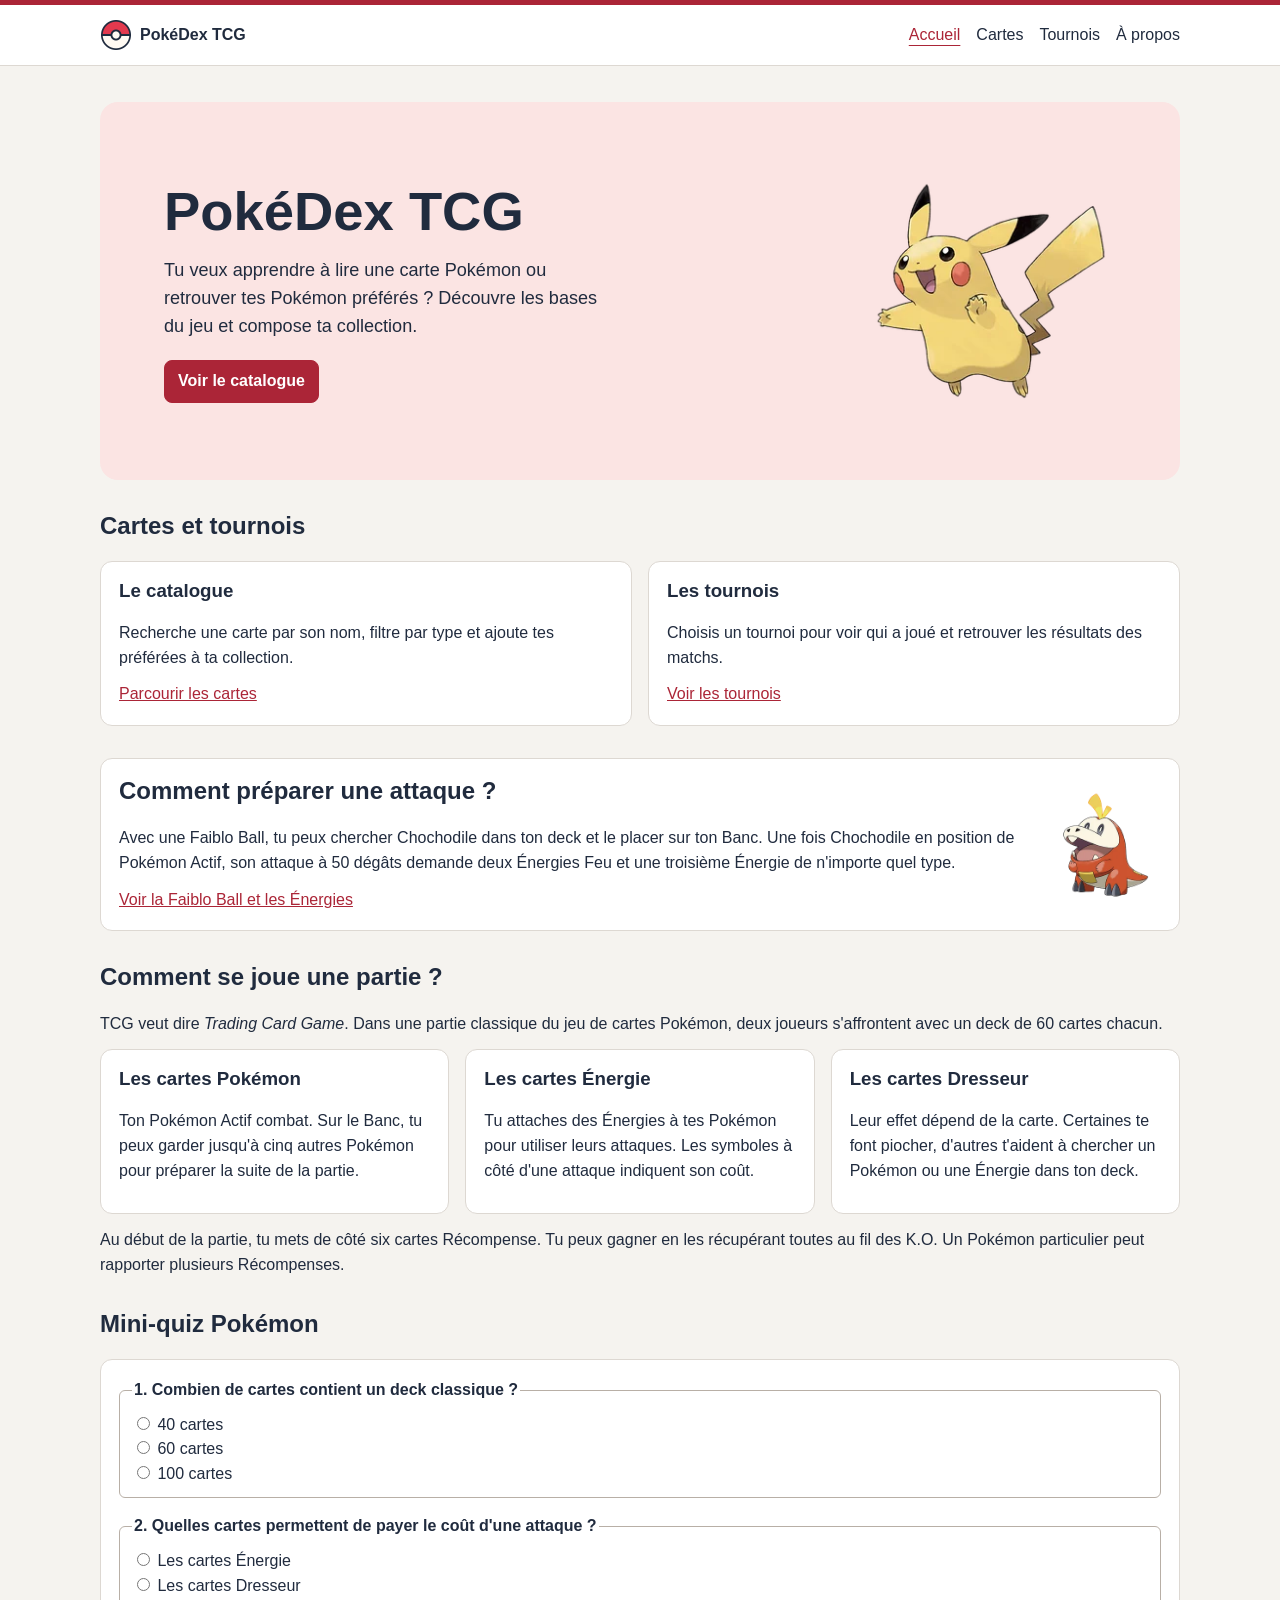
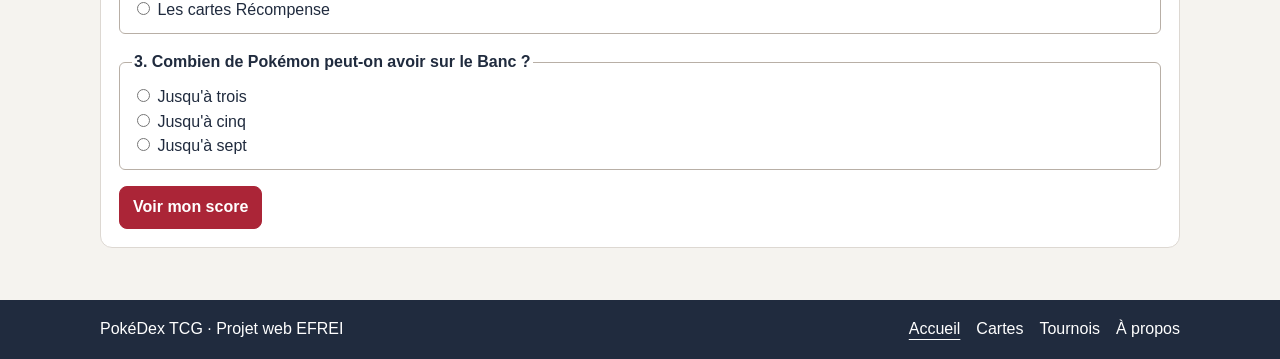
<file: index.html>
<!DOCTYPE html>
<html lang="fr">
<head>
    <meta charset="utf-8">
    <meta name="viewport" content="width=device-width, initial-scale=1">
    <title>Accueil | PokéDex TCG</title>
    <link rel="icon" href="img/pokeball.png">
    <link rel="stylesheet" href="css/style.css">
    <script src="js/quiz.js" defer></script>
</head>
<body>
    <header class="header">
        <div class="conteneur barre">
            <a class="logo" href="index.html"><img src="img/pokeball.png" width="32" height="32" alt="">PokéDex TCG</a>
            <nav aria-label="Navigation principale">
                <a href="index.html" aria-current="page">Accueil</a>
                <a href="cartes.html">Cartes</a>
                <a href="tournois.html">Tournois</a>
                <a href="apropos.html">À propos</a>
            </nav>
        </div>
    </header>
    <main class="conteneur">
        <section class="hero">
            <div>
                <h1>PokéDex TCG</h1>
                <p>Tu veux apprendre à lire une carte Pokémon ou retrouver tes Pokémon préférés ? Découvre les bases du jeu et compose ta collection.</p>
                <a class="bouton" href="cartes.html">Voir le catalogue</a>
            </div>
            <img src="img/pokemon/25.webp" width="256" height="256" alt="Pikachu">
        </section>
        <section class="section">
            <h2>Cartes et tournois</h2>
            <div class="grille accueil">
                <article class="panneau">
                    <h3>Le catalogue</h3>
                    <p>Recherche une carte par son nom, filtre par type et ajoute tes préférées à ta collection.</p>
                    <a href="cartes.html">Parcourir les cartes</a>
                </article>
                <article class="panneau">
                    <h3>Les tournois</h3>
                    <p>Choisis un tournoi pour voir qui a joué et retrouver les résultats des matchs.</p>
                    <a href="tournois.html">Voir les tournois</a>
                </article>
            </div>
        </section>
        <section class="section panneau accueil-paldea">
            <div>
                <h2>Comment préparer une attaque ?</h2>
                <p>Avec une Faiblo Ball, tu peux chercher Chochodile dans ton deck et le placer sur ton Banc. Une fois Chochodile en position de Pokémon Actif, son attaque à 50 dégâts demande deux Énergies Feu et une troisième Énergie de n'importe quel type.</p>
                <a href="cartes.html#dresseurs-energies">Voir la Faiblo Ball et les Énergies</a>
            </div>
            <img src="img/pokemon/909.webp" width="256" height="256" alt="Chochodile">
        </section>
        <section class="section">
            <h2>Comment se joue une partie ?</h2>
            <p>TCG veut dire <em>Trading Card Game</em>. Dans une partie classique du jeu de cartes Pokémon, deux joueurs s'affrontent avec un deck de 60 cartes chacun.</p>
            <div class="grille">
                <article class="panneau">
                    <h3>Les cartes Pokémon</h3>
                    <p>Ton Pokémon Actif combat. Sur le Banc, tu peux garder jusqu'à cinq autres Pokémon pour préparer la suite de la partie.</p>
                </article>
                <article class="panneau">
                    <h3>Les cartes Énergie</h3>
                    <p>Tu attaches des Énergies à tes Pokémon pour utiliser leurs attaques. Les symboles à côté d'une attaque indiquent son coût.</p>
                </article>
                <article class="panneau">
                    <h3>Les cartes Dresseur</h3>
                    <p>Leur effet dépend de la carte. Certaines te font piocher, d'autres t'aident à chercher un Pokémon ou une Énergie dans ton deck.</p>
                </article>
            </div>
            <p class="suite">Au début de la partie, tu mets de côté six cartes Récompense. Tu peux gagner en les récupérant toutes au fil des K.O. Un Pokémon particulier peut rapporter plusieurs Récompenses.</p>
        </section>

        <section class="section" id="quiz">
            <h2>Mini-quiz Pokémon</h2>
            <form id="quiz-pokemon" class="panneau" hidden>
                <fieldset>
                    <legend>1. Combien de cartes contient un deck classique ?</legend>
                    <label><input type="radio" name="q1" value="40" required> 40 cartes</label>
                    <label><input type="radio" name="q1" value="60"> 60 cartes</label>
                    <label><input type="radio" name="q1" value="100"> 100 cartes</label>
                </fieldset>
                <fieldset>
                    <legend>2. Quelles cartes permettent de payer le coût d'une attaque ?</legend>
                    <label><input type="radio" name="q2" value="energie" required> Les cartes Énergie</label>
                    <label><input type="radio" name="q2" value="dresseur"> Les cartes Dresseur</label>
                    <label><input type="radio" name="q2" value="recompense"> Les cartes Récompense</label>
                </fieldset>
                <fieldset>
                    <legend>3. Combien de Pokémon peut-on avoir sur le Banc ?</legend>
                    <label><input type="radio" name="q3" value="3" required> Jusqu'à trois</label>
                    <label><input type="radio" name="q3" value="5"> Jusqu'à cinq</label>
                    <label><input type="radio" name="q3" value="7"> Jusqu'à sept</label>
                </fieldset>
                <button type="submit">Voir mon score</button>
                <p id="score-quiz" role="status"></p>
                <p id="correction-quiz" hidden>Les réponses étaient 60 cartes, les cartes Énergie et jusqu'à cinq Pokémon sur le Banc.</p>
            </form>
            <noscript><p>Active JavaScript pour répondre au quiz.</p></noscript>
        </section>
    </main>
    <footer class="footer">
        <div class="conteneur barre">
            <p>PokéDex TCG · Projet web EFREI</p>
            <nav aria-label="Navigation de pied de page">
                <a href="index.html" aria-current="page">Accueil</a>
                <a href="cartes.html">Cartes</a>
                <a href="tournois.html">Tournois</a>
                <a href="apropos.html">À propos</a>
            </nav>
        </div>
    </footer>
</body>
</html>
</file>
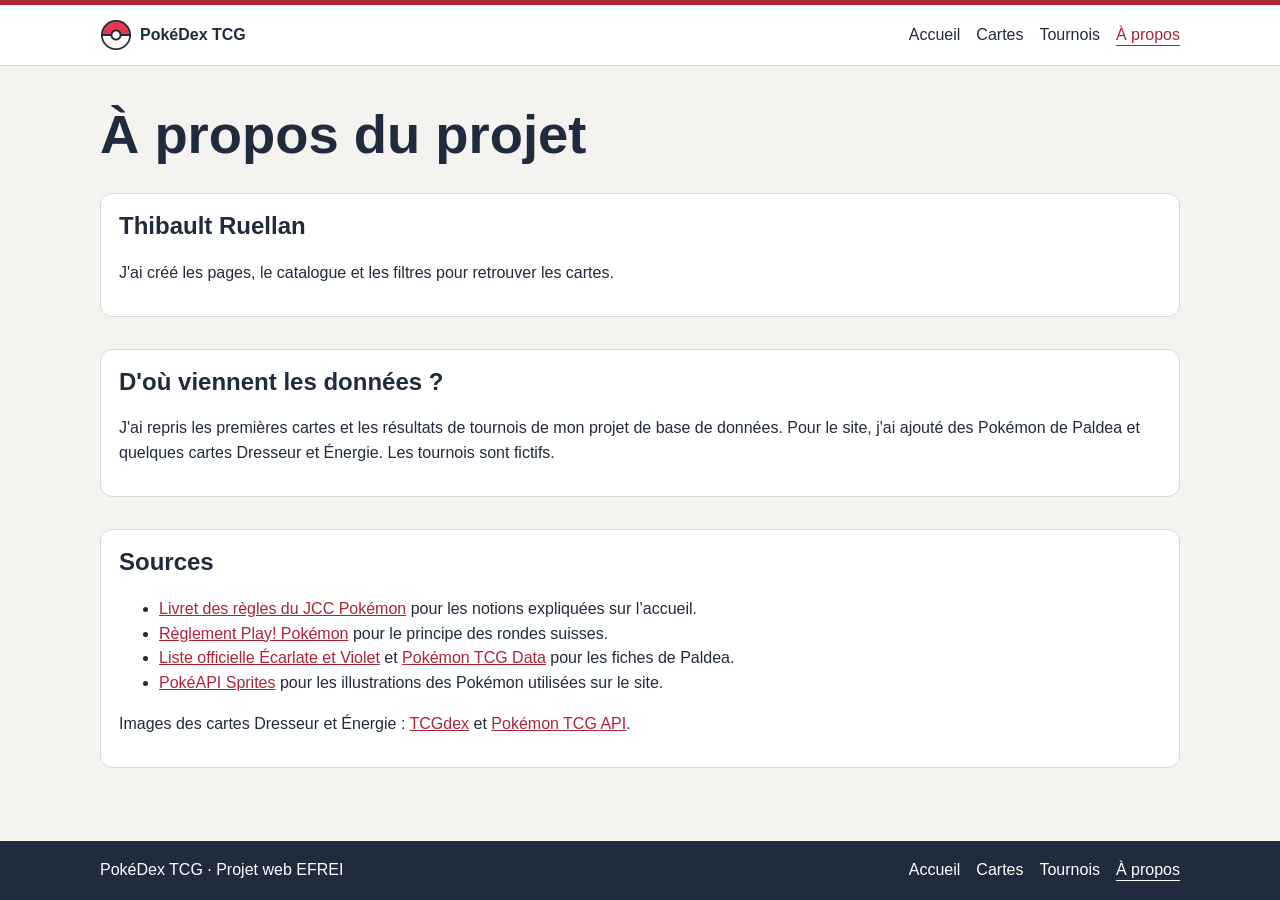
<file: apropos.html>
<!DOCTYPE html>
<html lang="fr">
<head>
    <meta charset="utf-8">
    <meta name="viewport" content="width=device-width, initial-scale=1">
    <title>À propos | PokéDex TCG</title>
    <link rel="icon" href="img/pokeball.png">
    <link rel="stylesheet" href="css/style.css">
</head>
<body>
    <header class="header">
        <div class="conteneur barre">
            <a class="logo" href="index.html"><img src="img/pokeball.png" width="32" height="32" alt="">PokéDex TCG</a>
            <nav aria-label="Navigation principale">
                <a href="index.html">Accueil</a>
                <a href="cartes.html">Cartes</a>
                <a href="tournois.html">Tournois</a>
                <a href="apropos.html" aria-current="page">À propos</a>
            </nav>
        </div>
    </header>
    <main class="conteneur">
        <section class="introduction">
            <h1>À propos du projet</h1>
        </section>
        <section class="panneau">
            <h2>Thibault Ruellan</h2>
            <p>J'ai créé les pages, le catalogue et les filtres pour retrouver les cartes.</p>
        </section>
        <section class="panneau section">
            <h2>D'où viennent les données&nbsp;?</h2>
            <p>J'ai repris les premières cartes et les résultats de tournois de mon projet de base de données. Pour le site, j'ai ajouté des Pokémon de Paldea et quelques cartes Dresseur et Énergie. Les tournois sont fictifs.</p>
        </section>
        <section class="panneau section">
            <h2>Sources</h2>
            <ul>
                <li><a href="https://assets.pokemon.com/assets/cms2-fr-fr/pdf/trading-card-game/rulebook/swsh6_rulebook_fr.pdf">Livret des règles du JCC Pokémon</a> pour les notions expliquées sur l’accueil.</li>
                <li><a href="https://www.pokemon.com/static-assets/content-assets/cms2/pdf/play-pokemon/rules/play-pokemon-tournament-rules-handbook-10062023-en.pdf">Règlement Play! Pokémon</a> pour le principe des rondes suisses.</li>
                <li><a href="https://assets.pokemon.com/assets/cms2-en-uk/pdf/trading-card-game/checklist/svi_web_cardlist_en.pdf">Liste officielle Écarlate et Violet</a> et <a href="https://github.com/PokemonTCG/pokemon-tcg-data">Pokémon TCG Data</a> pour les fiches de Paldea.</li>
                <li><a href="https://github.com/PokeAPI/sprites">PokéAPI Sprites</a> pour les illustrations des Pokémon utilisées sur le site.</li>
            </ul>
            <p>Images des cartes Dresseur et Énergie : <a href="https://www.tcgdex.net/">TCGdex</a> et <a href="https://pokemontcg.io/">Pokémon TCG API</a>.</p>
        </section>
    </main>
    <footer class="footer">
        <div class="conteneur barre">
            <p>PokéDex TCG · Projet web EFREI</p>
            <nav aria-label="Navigation de pied de page">
                <a href="index.html">Accueil</a>
                <a href="cartes.html">Cartes</a>
                <a href="tournois.html">Tournois</a>
                <a href="apropos.html" aria-current="page">À propos</a>
            </nav>
        </div>
    </footer>
</body>
</html>
</file>
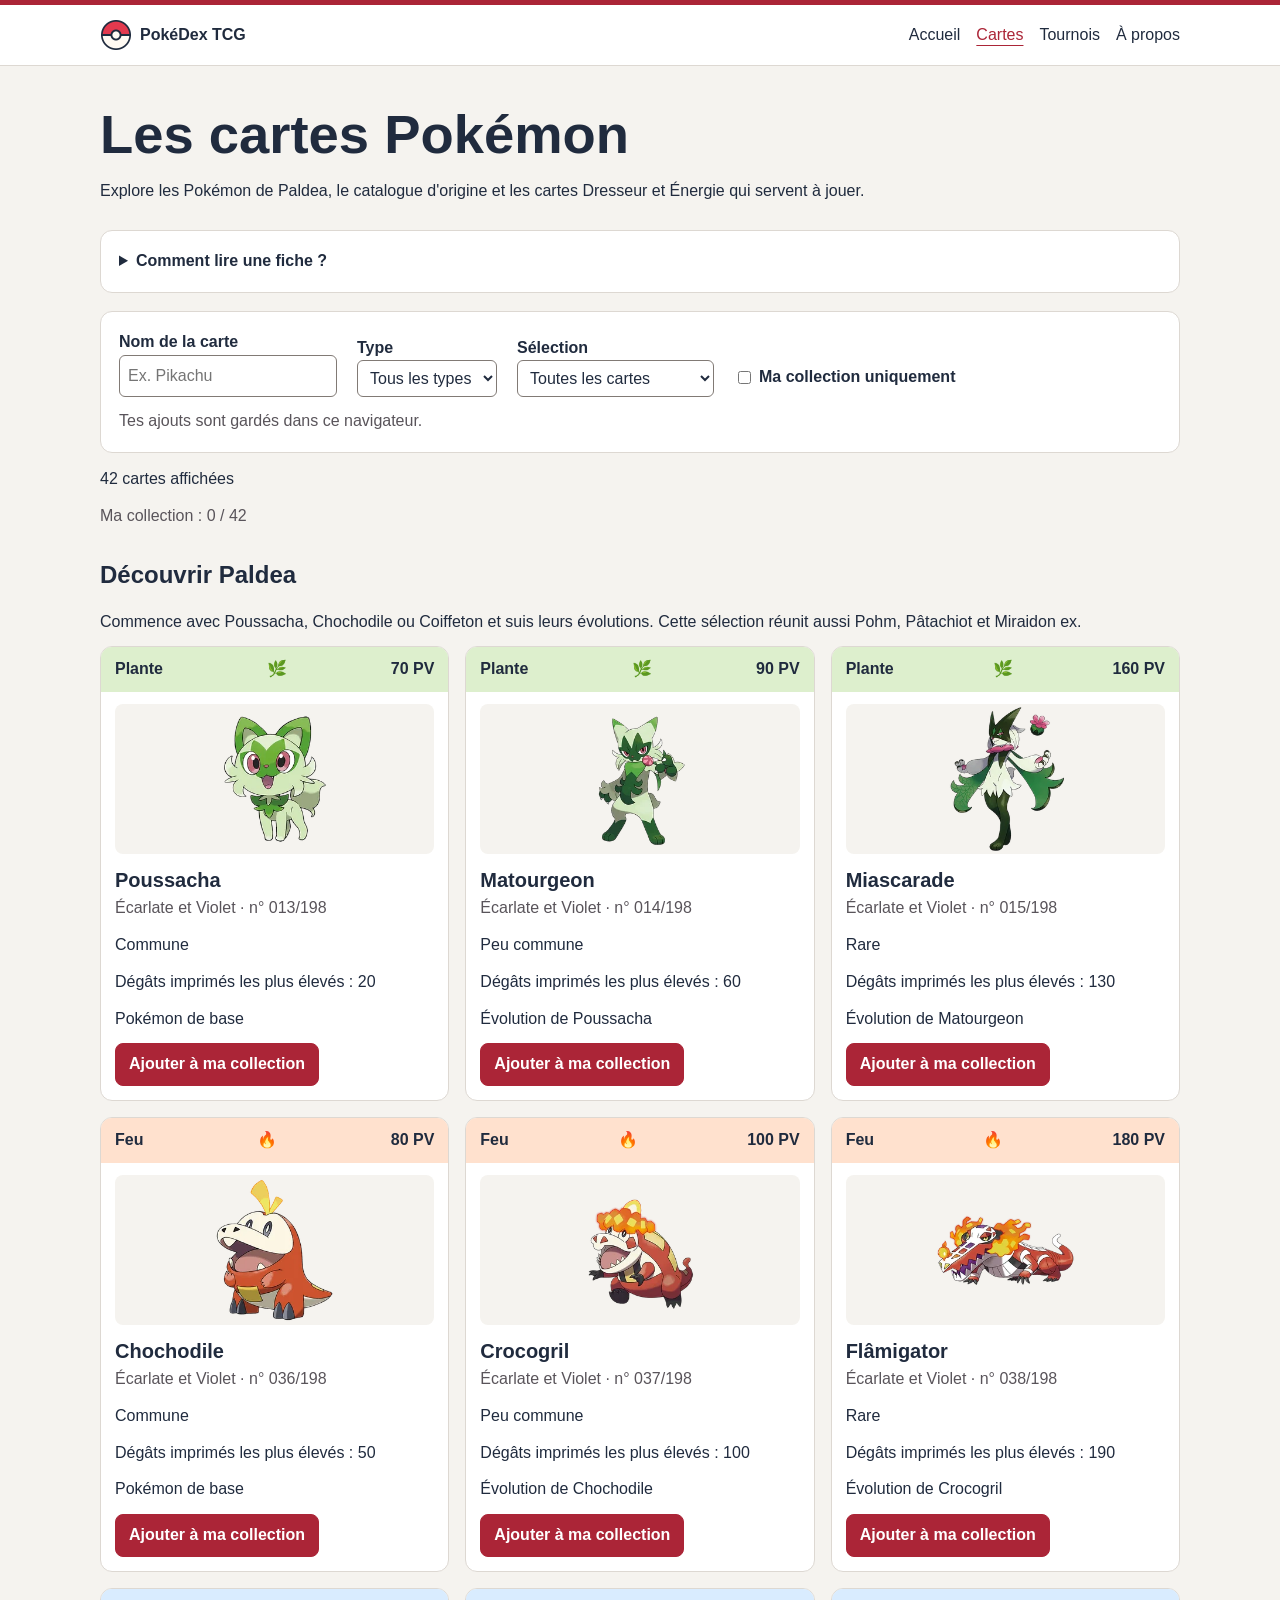
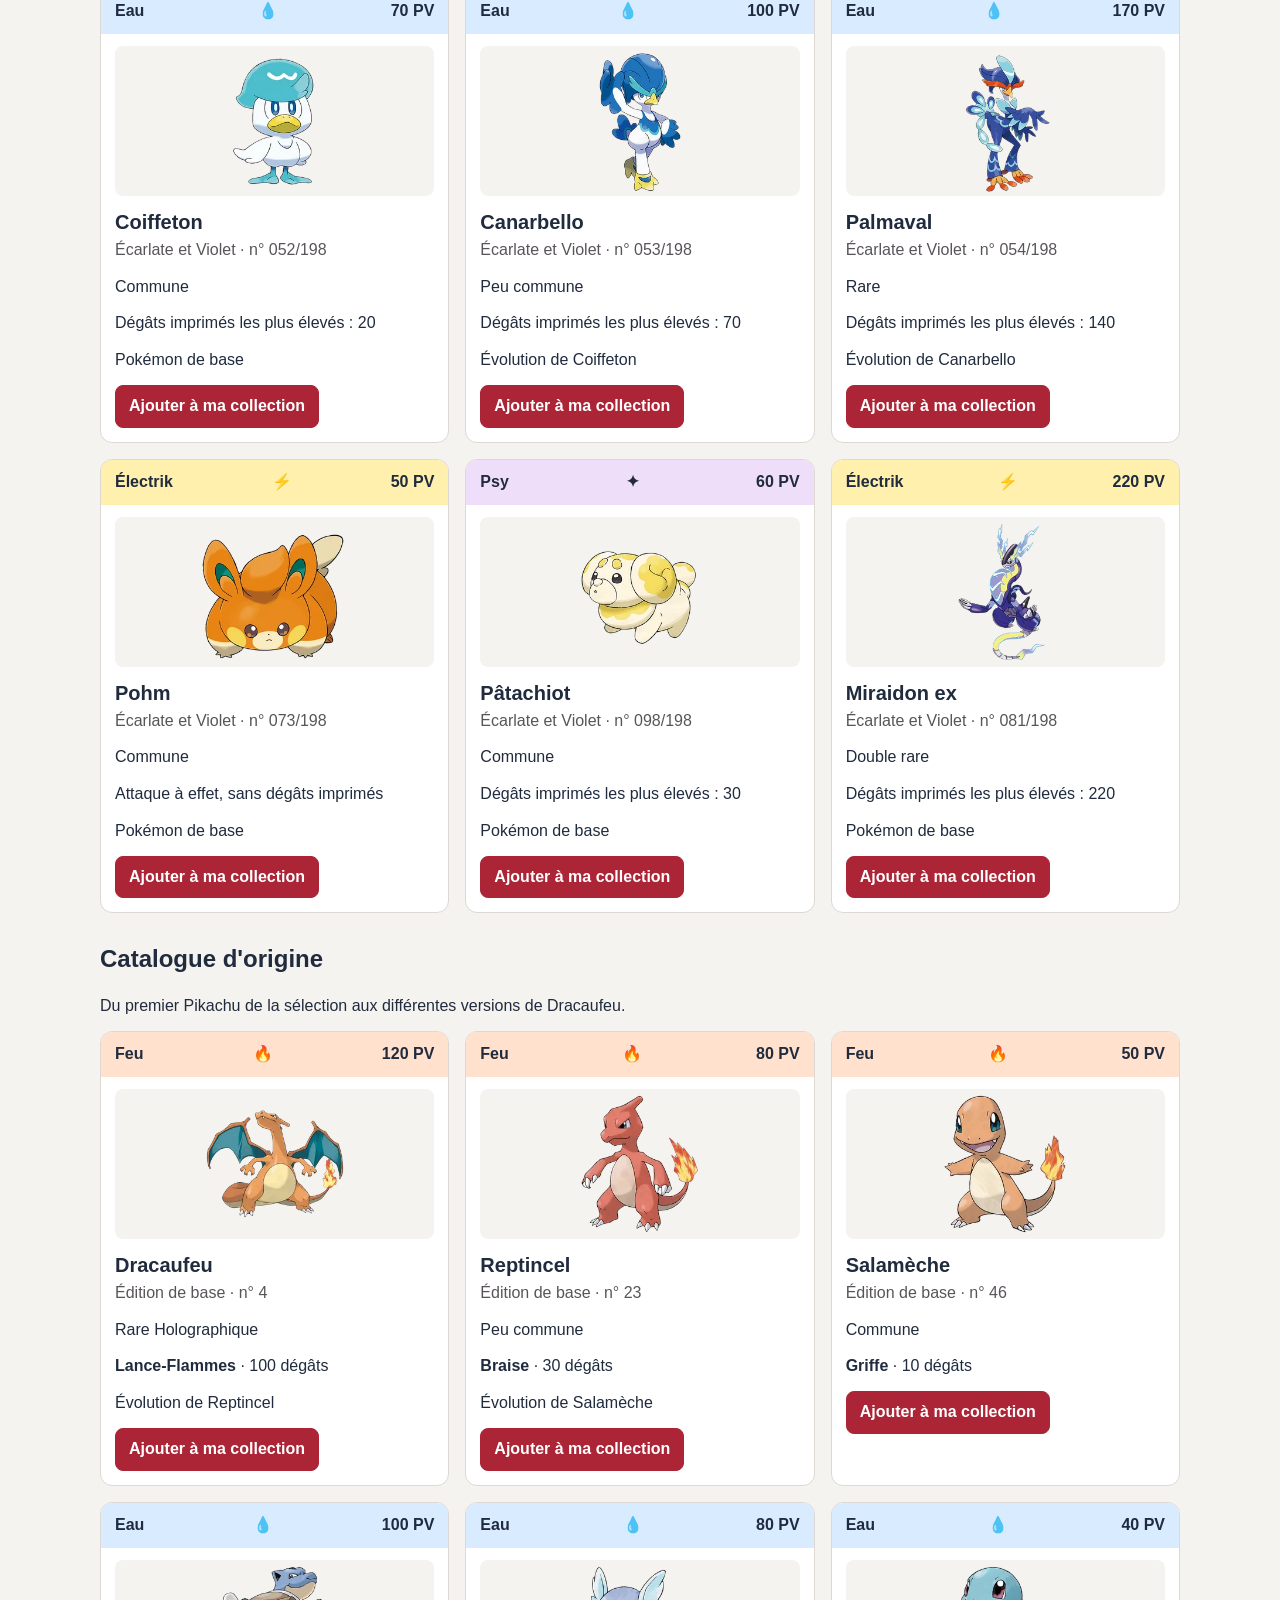
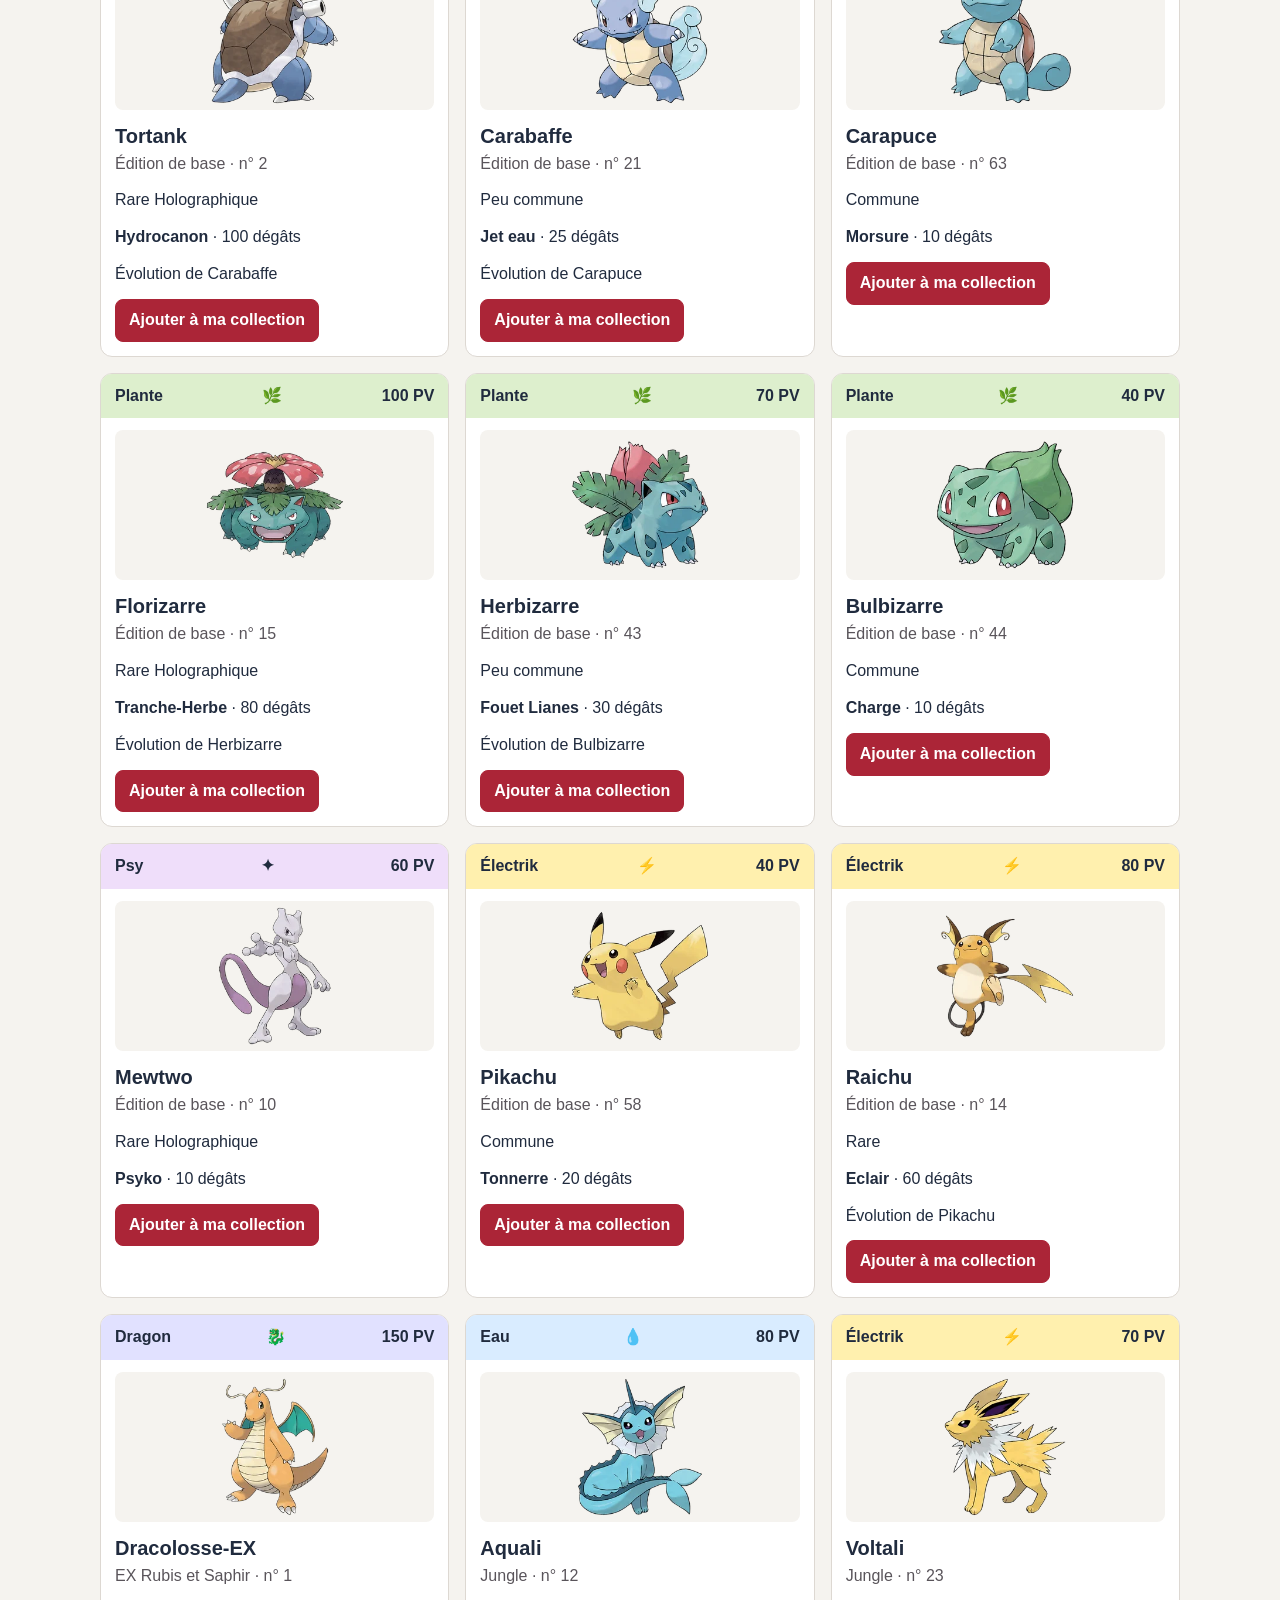
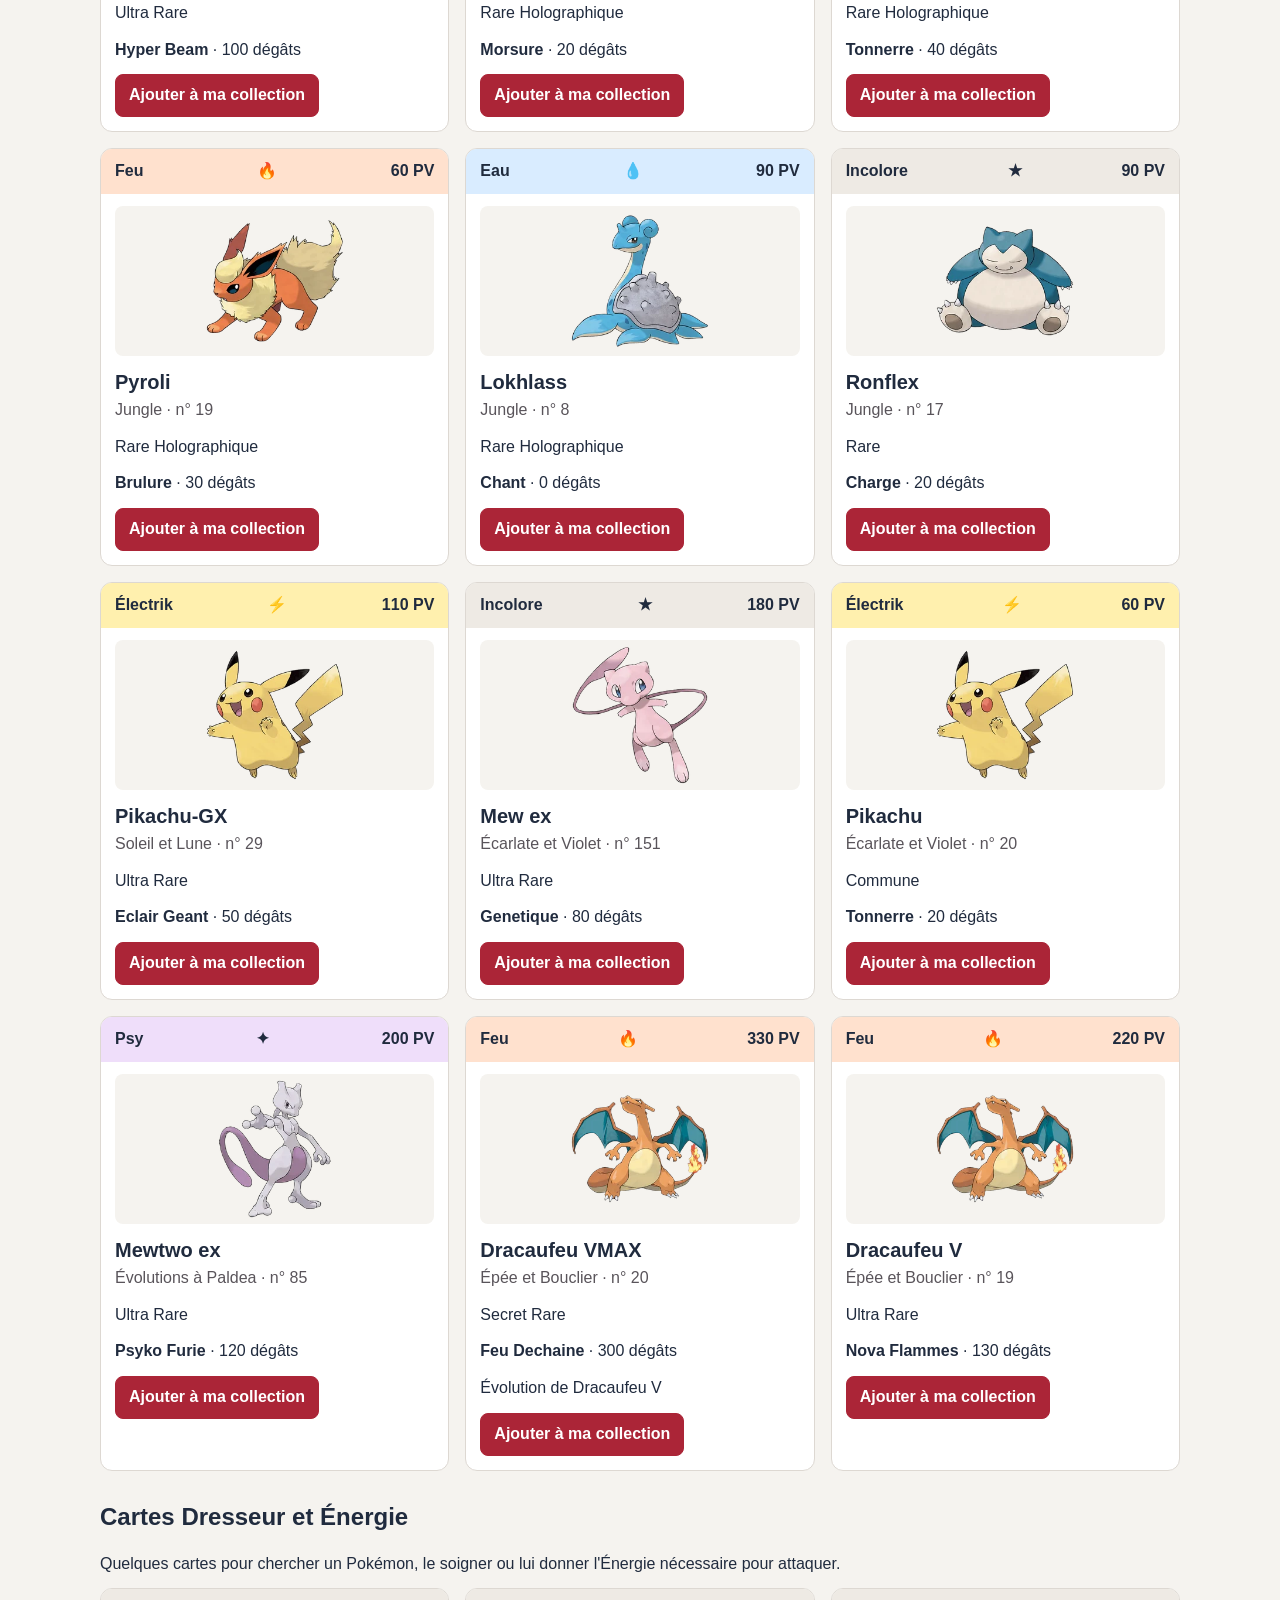
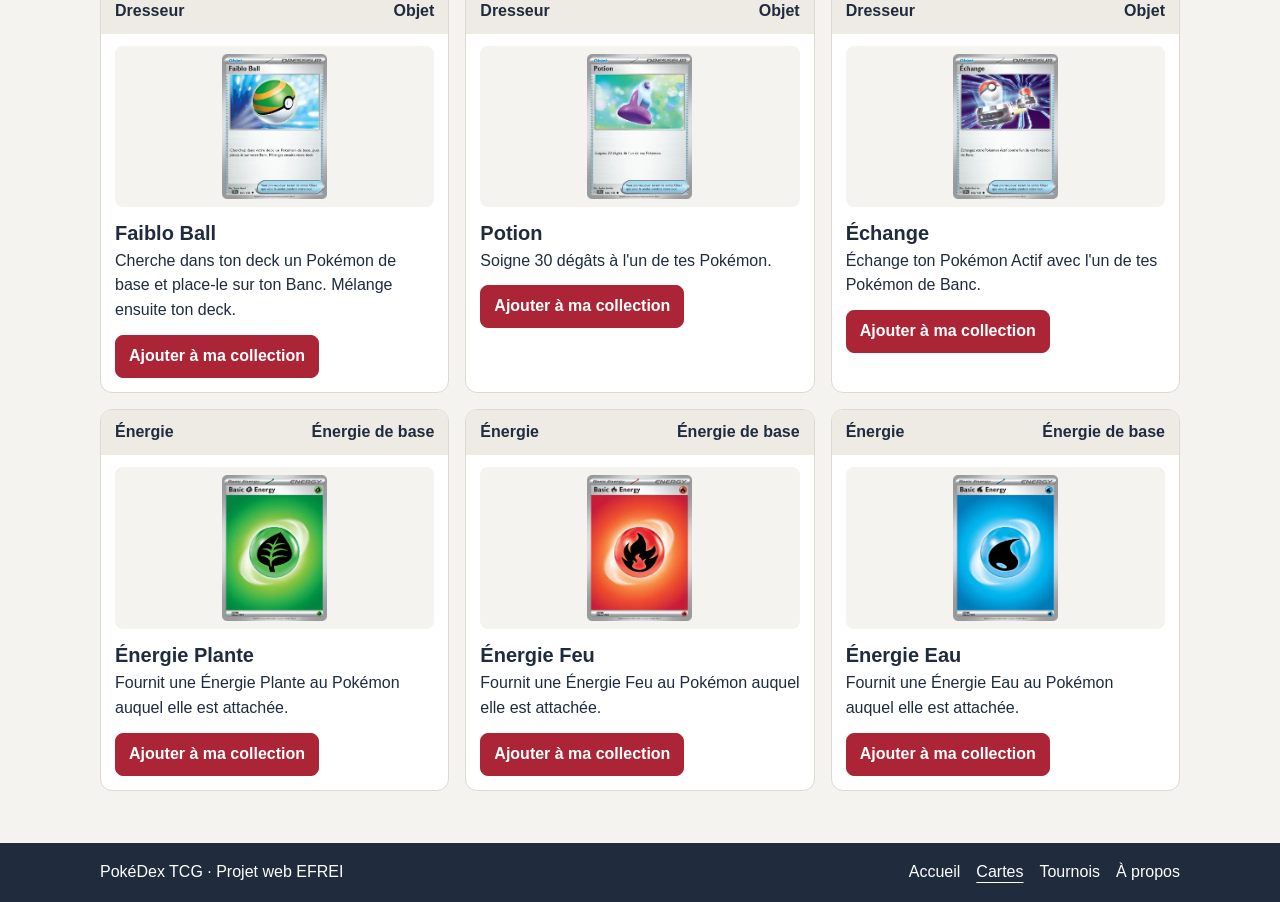
<file: cartes.html>
<!DOCTYPE html>
<html lang="fr">
<head>
    <meta charset="utf-8">
    <meta name="viewport" content="width=device-width, initial-scale=1">
    <title>Cartes | PokéDex TCG</title>
    <link rel="icon" href="img/pokeball.png">
    <link rel="stylesheet" href="css/style.css">
    <script src="js/script.js" defer></script>
</head>
<body>
    <header class="header">
        <div class="conteneur barre">
            <a class="logo" href="index.html"><img src="img/pokeball.png" width="32" height="32" alt="">PokéDex TCG</a>
            <nav aria-label="Navigation principale">
                <a href="index.html">Accueil</a>
                <a href="cartes.html" aria-current="page">Cartes</a>
                <a href="tournois.html">Tournois</a>
                <a href="apropos.html">À propos</a>
            </nav>
        </div>
    </header>
    <main class="conteneur">
        <section class="introduction">
            <h1>Les cartes Pokémon</h1>
            <p>Explore les Pokémon de Paldea, le catalogue d'origine et les cartes Dresseur et Énergie qui servent à jouer.</p>
        </section>
        <details class="panneau guide-carte">
            <summary>Comment lire une fiche ?</summary>
            <ul>
                <li><strong>Les PV</strong> sont les points de vie du Pokémon. Quand les dégâts reçus atteignent ses PV, il est mis K.O.</li>
                <li><strong>L'édition et le numéro</strong> servent à retrouver une carte précise quand un même Pokémon a plusieurs cartes.</li>
                <li><strong>La rareté</strong> distingue les cartes d'une série. Une carte holographique a un effet brillant.</li>
                <li><strong>L'évolution</strong> indique le Pokémon ou la carte précédente dans notre catalogue, si elle y figure.</li>
            </ul>
            <p>Les illustrations représentent les Pokémon. Les fiches de Paldea reprennent les caractéristiques de cartes publiées dans Écarlate et Violet. Les autres fiches reprennent le jeu de données du projet.</p>
        </details>
        <form class="panneau filtres" id="filtres" hidden>
            <div>
                <label for="recherche">Nom de la carte</label>
                <input type="search" id="recherche" placeholder="Ex. Pikachu">
            </div>
            <div>
                <label for="type">Type</label>
                <select id="type"><option value="">Tous les types</option><option>Dragon</option><option>Dresseur</option><option>Eau</option><option>Feu</option><option>Incolore</option><option>Plante</option><option>Psy</option><option>Électrik</option></select>
            </div>
            <div>
                <label for="selection-cartes">Sélection</label>
                <select id="selection-cartes">
                    <option value="">Toutes les cartes</option>
                    <option value="paldea">Découverte de Paldea</option>
                    <option value="projet">Catalogue d'origine</option>
                    <option value="dresseur">Cartes Dresseur</option>
                    <option value="energie">Cartes Énergie</option>
                </select>
            </div>
            <label class="case"><input type="checkbox" id="ma-collection"> Ma collection uniquement</label>
            <p class="aide-collection">Tes ajouts sont gardés dans ce navigateur.</p>
        </form>
        <p id="compteur" aria-live="polite">42 cartes</p>
        <p id="total-collection" class="edition" hidden></p>
        <p id="stockage" role="status" hidden></p>
        <section id="paldea" class="section">
            <h2>Découvrir Paldea</h2>
            <p>Commence avec Poussacha, Chochodile ou Coiffeton et suis leurs évolutions. Cette sélection réunit aussi Pohm, Pâtachiot et Miraidon ex.</p>
            <div class="grille">
                <article class="carte plante" data-id="PALDEA-013" data-type="Plante" data-nom="Poussacha" data-selection="paldea">
                    <div class="carte-bandeau">
                        <span class="type">Plante</span>
                        <span aria-hidden="true">🌿</span>
                        <span>70 PV</span>
                    </div>
                    <div class="illustration">
                        <img src="img/pokemon/906.webp" width="256" height="256" loading="lazy" alt="">
                    </div>
                    <div class="carte-texte">
                        <h3>Poussacha</h3>
                        <p class="edition">Écarlate et Violet · n° 013/198</p>
                        <p>Commune</p>
                        <p>Dégâts imprimés les plus élevés : 20</p>
                        <p>Pokémon de base</p>
                        <button class="collection" type="button" aria-pressed="false" hidden>Ajouter à ma collection</button>
                    </div>
                </article>
                <article class="carte plante" data-id="PALDEA-014" data-type="Plante" data-nom="Matourgeon" data-selection="paldea">
                    <div class="carte-bandeau">
                        <span class="type">Plante</span>
                        <span aria-hidden="true">🌿</span>
                        <span>90 PV</span>
                    </div>
                    <div class="illustration">
                        <img src="img/pokemon/907.webp" width="256" height="256" loading="lazy" alt="">
                    </div>
                    <div class="carte-texte">
                        <h3>Matourgeon</h3>
                        <p class="edition">Écarlate et Violet · n° 014/198</p>
                        <p>Peu commune</p>
                        <p>Dégâts imprimés les plus élevés : 60</p>
                        <p>Évolution de Poussacha</p>
                        <button class="collection" type="button" aria-pressed="false" hidden>Ajouter à ma collection</button>
                    </div>
                </article>
                <article class="carte plante" data-id="PALDEA-015" data-type="Plante" data-nom="Miascarade" data-selection="paldea">
                    <div class="carte-bandeau">
                        <span class="type">Plante</span>
                        <span aria-hidden="true">🌿</span>
                        <span>160 PV</span>
                    </div>
                    <div class="illustration">
                        <img src="img/pokemon/908.webp" width="256" height="256" loading="lazy" alt="">
                    </div>
                    <div class="carte-texte">
                        <h3>Miascarade</h3>
                        <p class="edition">Écarlate et Violet · n° 015/198</p>
                        <p>Rare</p>
                        <p>Dégâts imprimés les plus élevés : 130</p>
                        <p>Évolution de Matourgeon</p>
                        <button class="collection" type="button" aria-pressed="false" hidden>Ajouter à ma collection</button>
                    </div>
                </article>
                <article class="carte feu" data-id="PALDEA-036" data-type="Feu" data-nom="Chochodile" data-selection="paldea">
                    <div class="carte-bandeau">
                        <span class="type">Feu</span>
                        <span aria-hidden="true">🔥</span>
                        <span>80 PV</span>
                    </div>
                    <div class="illustration">
                        <img src="img/pokemon/909.webp" width="256" height="256" loading="lazy" alt="">
                    </div>
                    <div class="carte-texte">
                        <h3>Chochodile</h3>
                        <p class="edition">Écarlate et Violet · n° 036/198</p>
                        <p>Commune</p>
                        <p>Dégâts imprimés les plus élevés : 50</p>
                        <p>Pokémon de base</p>
                        <button class="collection" type="button" aria-pressed="false" hidden>Ajouter à ma collection</button>
                    </div>
                </article>
                <article class="carte feu" data-id="PALDEA-037" data-type="Feu" data-nom="Crocogril" data-selection="paldea">
                    <div class="carte-bandeau">
                        <span class="type">Feu</span>
                        <span aria-hidden="true">🔥</span>
                        <span>100 PV</span>
                    </div>
                    <div class="illustration">
                        <img src="img/pokemon/910.webp" width="256" height="256" loading="lazy" alt="">
                    </div>
                    <div class="carte-texte">
                        <h3>Crocogril</h3>
                        <p class="edition">Écarlate et Violet · n° 037/198</p>
                        <p>Peu commune</p>
                        <p>Dégâts imprimés les plus élevés : 100</p>
                        <p>Évolution de Chochodile</p>
                        <button class="collection" type="button" aria-pressed="false" hidden>Ajouter à ma collection</button>
                    </div>
                </article>
                <article class="carte feu" data-id="PALDEA-038" data-type="Feu" data-nom="Flâmigator" data-selection="paldea">
                    <div class="carte-bandeau">
                        <span class="type">Feu</span>
                        <span aria-hidden="true">🔥</span>
                        <span>180 PV</span>
                    </div>
                    <div class="illustration">
                        <img src="img/pokemon/911.webp" width="256" height="256" loading="lazy" alt="">
                    </div>
                    <div class="carte-texte">
                        <h3>Flâmigator</h3>
                        <p class="edition">Écarlate et Violet · n° 038/198</p>
                        <p>Rare</p>
                        <p>Dégâts imprimés les plus élevés : 190</p>
                        <p>Évolution de Crocogril</p>
                        <button class="collection" type="button" aria-pressed="false" hidden>Ajouter à ma collection</button>
                    </div>
                </article>
                <article class="carte eau" data-id="PALDEA-052" data-type="Eau" data-nom="Coiffeton" data-selection="paldea">
                    <div class="carte-bandeau">
                        <span class="type">Eau</span>
                        <span aria-hidden="true">💧</span>
                        <span>70 PV</span>
                    </div>
                    <div class="illustration">
                        <img src="img/pokemon/912.webp" width="256" height="256" loading="lazy" alt="">
                    </div>
                    <div class="carte-texte">
                        <h3>Coiffeton</h3>
                        <p class="edition">Écarlate et Violet · n° 052/198</p>
                        <p>Commune</p>
                        <p>Dégâts imprimés les plus élevés : 20</p>
                        <p>Pokémon de base</p>
                        <button class="collection" type="button" aria-pressed="false" hidden>Ajouter à ma collection</button>
                    </div>
                </article>
                <article class="carte eau" data-id="PALDEA-053" data-type="Eau" data-nom="Canarbello" data-selection="paldea">
                    <div class="carte-bandeau">
                        <span class="type">Eau</span>
                        <span aria-hidden="true">💧</span>
                        <span>100 PV</span>
                    </div>
                    <div class="illustration">
                        <img src="img/pokemon/913.webp" width="256" height="256" loading="lazy" alt="">
                    </div>
                    <div class="carte-texte">
                        <h3>Canarbello</h3>
                        <p class="edition">Écarlate et Violet · n° 053/198</p>
                        <p>Peu commune</p>
                        <p>Dégâts imprimés les plus élevés : 70</p>
                        <p>Évolution de Coiffeton</p>
                        <button class="collection" type="button" aria-pressed="false" hidden>Ajouter à ma collection</button>
                    </div>
                </article>
                <article class="carte eau" data-id="PALDEA-054" data-type="Eau" data-nom="Palmaval" data-selection="paldea">
                    <div class="carte-bandeau">
                        <span class="type">Eau</span>
                        <span aria-hidden="true">💧</span>
                        <span>170 PV</span>
                    </div>
                    <div class="illustration">
                        <img src="img/pokemon/914.webp" width="256" height="256" loading="lazy" alt="">
                    </div>
                    <div class="carte-texte">
                        <h3>Palmaval</h3>
                        <p class="edition">Écarlate et Violet · n° 054/198</p>
                        <p>Rare</p>
                        <p>Dégâts imprimés les plus élevés : 140</p>
                        <p>Évolution de Canarbello</p>
                        <button class="collection" type="button" aria-pressed="false" hidden>Ajouter à ma collection</button>
                    </div>
                </article>
                <article class="carte electrik" data-id="PALDEA-073" data-type="Électrik" data-nom="Pohm" data-selection="paldea">
                    <div class="carte-bandeau">
                        <span class="type">Électrik</span>
                        <span aria-hidden="true">⚡</span>
                        <span>50 PV</span>
                    </div>
                    <div class="illustration">
                        <img src="img/pokemon/921.webp" width="256" height="256" loading="lazy" alt="">
                    </div>
                    <div class="carte-texte">
                        <h3>Pohm</h3>
                        <p class="edition">Écarlate et Violet · n° 073/198</p>
                        <p>Commune</p>
                        <p>Attaque à effet, sans dégâts imprimés</p>
                        <p>Pokémon de base</p>
                        <button class="collection" type="button" aria-pressed="false" hidden>Ajouter à ma collection</button>
                    </div>
                </article>
                <article class="carte psy" data-id="PALDEA-098" data-type="Psy" data-nom="Pâtachiot" data-selection="paldea">
                    <div class="carte-bandeau">
                        <span class="type">Psy</span>
                        <span aria-hidden="true">✦</span>
                        <span>60 PV</span>
                    </div>
                    <div class="illustration">
                        <img src="img/pokemon/926.webp" width="256" height="256" loading="lazy" alt="">
                    </div>
                    <div class="carte-texte">
                        <h3>Pâtachiot</h3>
                        <p class="edition">Écarlate et Violet · n° 098/198</p>
                        <p>Commune</p>
                        <p>Dégâts imprimés les plus élevés : 30</p>
                        <p>Pokémon de base</p>
                        <button class="collection" type="button" aria-pressed="false" hidden>Ajouter à ma collection</button>
                    </div>
                </article>
                <article class="carte electrik" data-id="PALDEA-081" data-type="Électrik" data-nom="Miraidon ex" data-selection="paldea">
                    <div class="carte-bandeau">
                        <span class="type">Électrik</span>
                        <span aria-hidden="true">⚡</span>
                        <span>220 PV</span>
                    </div>
                    <div class="illustration">
                        <img src="img/pokemon/1008.webp" width="256" height="256" loading="lazy" alt="">
                    </div>
                    <div class="carte-texte">
                        <h3>Miraidon ex</h3>
                        <p class="edition">Écarlate et Violet · n° 081/198</p>
                        <p>Double rare</p>
                        <p>Dégâts imprimés les plus élevés : 220</p>
                        <p>Pokémon de base</p>
                        <button class="collection" type="button" aria-pressed="false" hidden>Ajouter à ma collection</button>
                    </div>
                </article>
            </div>
        </section>
        <section id="catalogue-origine" class="section">
            <h2>Catalogue d'origine</h2>
            <p>Du premier Pikachu de la sélection aux différentes versions de Dracaufeu.</p>
            <div class="grille">
                <article class="carte feu" data-selection="projet" data-id="BASE-001" data-type="Feu" data-nom="Dracaufeu">
                    <div class="carte-bandeau">
                        <span class="type">Feu</span>
                        <span aria-hidden="true">🔥</span>
                        <span>120 PV</span>
                    </div>
                    <div class="illustration">
                        <img src="img/pokemon/6.webp" width="256" height="256" loading="lazy" alt="">
                    </div>
                    <div class="carte-texte">
                        <h3>Dracaufeu</h3>
                        <p class="edition">Édition de base · n° 4</p>
                        <p>Rare Holographique</p>
                        <p><strong>Lance-Flammes</strong> · 100 dégâts</p>
                        <p>Évolution de Reptincel</p>
                        <button class="collection" type="button" aria-pressed="false" hidden>Ajouter à ma collection</button>
                    </div>
                </article>
                <article class="carte feu" data-selection="projet" data-id="BASE-002" data-type="Feu" data-nom="Reptincel">
                    <div class="carte-bandeau">
                        <span class="type">Feu</span>
                        <span aria-hidden="true">🔥</span>
                        <span>80 PV</span>
                    </div>
                    <div class="illustration">
                        <img src="img/pokemon/5.webp" width="256" height="256" loading="lazy" alt="">
                    </div>
                    <div class="carte-texte">
                        <h3>Reptincel</h3>
                        <p class="edition">Édition de base · n° 23</p>
                        <p>Peu commune</p>
                        <p><strong>Braise</strong> · 30 dégâts</p>
                        <p>Évolution de Salamèche</p>
                        <button class="collection" type="button" aria-pressed="false" hidden>Ajouter à ma collection</button>
                    </div>
                </article>
                <article class="carte feu" data-selection="projet" data-id="BASE-003" data-type="Feu" data-nom="Salamèche">
                    <div class="carte-bandeau">
                        <span class="type">Feu</span>
                        <span aria-hidden="true">🔥</span>
                        <span>50 PV</span>
                    </div>
                    <div class="illustration">
                        <img src="img/pokemon/4.webp" width="256" height="256" loading="lazy" alt="">
                    </div>
                    <div class="carte-texte">
                        <h3>Salamèche</h3>
                        <p class="edition">Édition de base · n° 46</p>
                        <p>Commune</p>
                        <p><strong>Griffe</strong> · 10 dégâts</p>
                        
                        <button class="collection" type="button" aria-pressed="false" hidden>Ajouter à ma collection</button>
                    </div>
                </article>
                <article class="carte eau" data-selection="projet" data-id="BASE-004" data-type="Eau" data-nom="Tortank">
                    <div class="carte-bandeau">
                        <span class="type">Eau</span>
                        <span aria-hidden="true">💧</span>
                        <span>100 PV</span>
                    </div>
                    <div class="illustration">
                        <img src="img/pokemon/9.webp" width="256" height="256" loading="lazy" alt="">
                    </div>
                    <div class="carte-texte">
                        <h3>Tortank</h3>
                        <p class="edition">Édition de base · n° 2</p>
                        <p>Rare Holographique</p>
                        <p><strong>Hydrocanon</strong> · 100 dégâts</p>
                        <p>Évolution de Carabaffe</p>
                        <button class="collection" type="button" aria-pressed="false" hidden>Ajouter à ma collection</button>
                    </div>
                </article>
                <article class="carte eau" data-selection="projet" data-id="BASE-005" data-type="Eau" data-nom="Carabaffe">
                    <div class="carte-bandeau">
                        <span class="type">Eau</span>
                        <span aria-hidden="true">💧</span>
                        <span>80 PV</span>
                    </div>
                    <div class="illustration">
                        <img src="img/pokemon/8.webp" width="256" height="256" loading="lazy" alt="">
                    </div>
                    <div class="carte-texte">
                        <h3>Carabaffe</h3>
                        <p class="edition">Édition de base · n° 21</p>
                        <p>Peu commune</p>
                        <p><strong>Jet eau</strong> · 25 dégâts</p>
                        <p>Évolution de Carapuce</p>
                        <button class="collection" type="button" aria-pressed="false" hidden>Ajouter à ma collection</button>
                    </div>
                </article>
                <article class="carte eau" data-selection="projet" data-id="BASE-006" data-type="Eau" data-nom="Carapuce">
                    <div class="carte-bandeau">
                        <span class="type">Eau</span>
                        <span aria-hidden="true">💧</span>
                        <span>40 PV</span>
                    </div>
                    <div class="illustration">
                        <img src="img/pokemon/7.webp" width="256" height="256" loading="lazy" alt="">
                    </div>
                    <div class="carte-texte">
                        <h3>Carapuce</h3>
                        <p class="edition">Édition de base · n° 63</p>
                        <p>Commune</p>
                        <p><strong>Morsure</strong> · 10 dégâts</p>
                        
                        <button class="collection" type="button" aria-pressed="false" hidden>Ajouter à ma collection</button>
                    </div>
                </article>
                <article class="carte plante" data-selection="projet" data-id="BASE-007" data-type="Plante" data-nom="Florizarre">
                    <div class="carte-bandeau">
                        <span class="type">Plante</span>
                        <span aria-hidden="true">🌿</span>
                        <span>100 PV</span>
                    </div>
                    <div class="illustration">
                        <img src="img/pokemon/3.webp" width="256" height="256" loading="lazy" alt="">
                    </div>
                    <div class="carte-texte">
                        <h3>Florizarre</h3>
                        <p class="edition">Édition de base · n° 15</p>
                        <p>Rare Holographique</p>
                        <p><strong>Tranche-Herbe</strong> · 80 dégâts</p>
                        <p>Évolution de Herbizarre</p>
                        <button class="collection" type="button" aria-pressed="false" hidden>Ajouter à ma collection</button>
                    </div>
                </article>
                <article class="carte plante" data-selection="projet" data-id="BASE-008" data-type="Plante" data-nom="Herbizarre">
                    <div class="carte-bandeau">
                        <span class="type">Plante</span>
                        <span aria-hidden="true">🌿</span>
                        <span>70 PV</span>
                    </div>
                    <div class="illustration">
                        <img src="img/pokemon/2.webp" width="256" height="256" loading="lazy" alt="">
                    </div>
                    <div class="carte-texte">
                        <h3>Herbizarre</h3>
                        <p class="edition">Édition de base · n° 43</p>
                        <p>Peu commune</p>
                        <p><strong>Fouet Lianes</strong> · 30 dégâts</p>
                        <p>Évolution de Bulbizarre</p>
                        <button class="collection" type="button" aria-pressed="false" hidden>Ajouter à ma collection</button>
                    </div>
                </article>
                <article class="carte plante" data-selection="projet" data-id="BASE-009" data-type="Plante" data-nom="Bulbizarre">
                    <div class="carte-bandeau">
                        <span class="type">Plante</span>
                        <span aria-hidden="true">🌿</span>
                        <span>40 PV</span>
                    </div>
                    <div class="illustration">
                        <img src="img/pokemon/1.webp" width="256" height="256" loading="lazy" alt="">
                    </div>
                    <div class="carte-texte">
                        <h3>Bulbizarre</h3>
                        <p class="edition">Édition de base · n° 44</p>
                        <p>Commune</p>
                        <p><strong>Charge</strong> · 10 dégâts</p>
                        
                        <button class="collection" type="button" aria-pressed="false" hidden>Ajouter à ma collection</button>
                    </div>
                </article>
                <article class="carte psy" data-selection="projet" data-id="BASE-010" data-type="Psy" data-nom="Mewtwo">
                    <div class="carte-bandeau">
                        <span class="type">Psy</span>
                        <span aria-hidden="true">✦</span>
                        <span>60 PV</span>
                    </div>
                    <div class="illustration">
                        <img src="img/pokemon/150.webp" width="256" height="256" loading="lazy" alt="">
                    </div>
                    <div class="carte-texte">
                        <h3>Mewtwo</h3>
                        <p class="edition">Édition de base · n° 10</p>
                        <p>Rare Holographique</p>
                        <p><strong>Psyko</strong> · 10 dégâts</p>
                        
                        <button class="collection" type="button" aria-pressed="false" hidden>Ajouter à ma collection</button>
                    </div>
                </article>
                <article class="carte electrik" data-selection="projet" data-id="BASE-011" data-type="Électrik" data-nom="Pikachu">
                    <div class="carte-bandeau">
                        <span class="type">Électrik</span>
                        <span aria-hidden="true">⚡</span>
                        <span>40 PV</span>
                    </div>
                    <div class="illustration">
                        <img src="img/pokemon/25.webp" width="256" height="256" loading="lazy" alt="">
                    </div>
                    <div class="carte-texte">
                        <h3>Pikachu</h3>
                        <p class="edition">Édition de base · n° 58</p>
                        <p>Commune</p>
                        <p><strong>Tonnerre</strong> · 20 dégâts</p>
                        
                        <button class="collection" type="button" aria-pressed="false" hidden>Ajouter à ma collection</button>
                    </div>
                </article>
                <article class="carte electrik" data-selection="projet" data-id="BASE-012" data-type="Électrik" data-nom="Raichu">
                    <div class="carte-bandeau">
                        <span class="type">Électrik</span>
                        <span aria-hidden="true">⚡</span>
                        <span>80 PV</span>
                    </div>
                    <div class="illustration">
                        <img src="img/pokemon/26.webp" width="256" height="256" loading="lazy" alt="">
                    </div>
                    <div class="carte-texte">
                        <h3>Raichu</h3>
                        <p class="edition">Édition de base · n° 14</p>
                        <p>Rare</p>
                        <p><strong>Eclair</strong> · 60 dégâts</p>
                        <p>Évolution de Pikachu</p>
                        <button class="collection" type="button" aria-pressed="false" hidden>Ajouter à ma collection</button>
                    </div>
                </article>
                <article class="carte dragon" data-selection="projet" data-id="EX1-001" data-type="Dragon" data-nom="Dracolosse-EX">
                    <div class="carte-bandeau">
                        <span class="type">Dragon</span>
                        <span aria-hidden="true">🐉</span>
                        <span>150 PV</span>
                    </div>
                    <div class="illustration">
                        <img src="img/pokemon/149.webp" width="256" height="256" loading="lazy" alt="">
                    </div>
                    <div class="carte-texte">
                        <h3>Dracolosse-EX</h3>
                        <p class="edition">EX Rubis et Saphir · n° 1</p>
                        <p>Ultra Rare</p>
                        <p><strong>Hyper Beam</strong> · 100 dégâts</p>
                        
                        <button class="collection" type="button" aria-pressed="false" hidden>Ajouter à ma collection</button>
                    </div>
                </article>
                <article class="carte eau" data-selection="projet" data-id="JNG-001" data-type="Eau" data-nom="Aquali">
                    <div class="carte-bandeau">
                        <span class="type">Eau</span>
                        <span aria-hidden="true">💧</span>
                        <span>80 PV</span>
                    </div>
                    <div class="illustration">
                        <img src="img/pokemon/134.webp" width="256" height="256" loading="lazy" alt="">
                    </div>
                    <div class="carte-texte">
                        <h3>Aquali</h3>
                        <p class="edition">Jungle · n° 12</p>
                        <p>Rare Holographique</p>
                        <p><strong>Morsure</strong> · 20 dégâts</p>
                        
                        <button class="collection" type="button" aria-pressed="false" hidden>Ajouter à ma collection</button>
                    </div>
                </article>
                <article class="carte electrik" data-selection="projet" data-id="JNG-002" data-type="Électrik" data-nom="Voltali">
                    <div class="carte-bandeau">
                        <span class="type">Électrik</span>
                        <span aria-hidden="true">⚡</span>
                        <span>70 PV</span>
                    </div>
                    <div class="illustration">
                        <img src="img/pokemon/135.webp" width="256" height="256" loading="lazy" alt="">
                    </div>
                    <div class="carte-texte">
                        <h3>Voltali</h3>
                        <p class="edition">Jungle · n° 23</p>
                        <p>Rare Holographique</p>
                        <p><strong>Tonnerre</strong> · 40 dégâts</p>
                        
                        <button class="collection" type="button" aria-pressed="false" hidden>Ajouter à ma collection</button>
                    </div>
                </article>
                <article class="carte feu" data-selection="projet" data-id="JNG-003" data-type="Feu" data-nom="Pyroli">
                    <div class="carte-bandeau">
                        <span class="type">Feu</span>
                        <span aria-hidden="true">🔥</span>
                        <span>60 PV</span>
                    </div>
                    <div class="illustration">
                        <img src="img/pokemon/136.webp" width="256" height="256" loading="lazy" alt="">
                    </div>
                    <div class="carte-texte">
                        <h3>Pyroli</h3>
                        <p class="edition">Jungle · n° 19</p>
                        <p>Rare Holographique</p>
                        <p><strong>Brulure</strong> · 30 dégâts</p>
                        
                        <button class="collection" type="button" aria-pressed="false" hidden>Ajouter à ma collection</button>
                    </div>
                </article>
                <article class="carte eau" data-selection="projet" data-id="JNG-004" data-type="Eau" data-nom="Lokhlass">
                    <div class="carte-bandeau">
                        <span class="type">Eau</span>
                        <span aria-hidden="true">💧</span>
                        <span>90 PV</span>
                    </div>
                    <div class="illustration">
                        <img src="img/pokemon/131.webp" width="256" height="256" loading="lazy" alt="">
                    </div>
                    <div class="carte-texte">
                        <h3>Lokhlass</h3>
                        <p class="edition">Jungle · n° 8</p>
                        <p>Rare Holographique</p>
                        <p><strong>Chant</strong> · 0 dégâts</p>
                        
                        <button class="collection" type="button" aria-pressed="false" hidden>Ajouter à ma collection</button>
                    </div>
                </article>
                <article class="carte incolore" data-selection="projet" data-id="JNG-005" data-type="Incolore" data-nom="Ronflex">
                    <div class="carte-bandeau">
                        <span class="type">Incolore</span>
                        <span aria-hidden="true">★</span>
                        <span>90 PV</span>
                    </div>
                    <div class="illustration">
                        <img src="img/pokemon/143.webp" width="256" height="256" loading="lazy" alt="">
                    </div>
                    <div class="carte-texte">
                        <h3>Ronflex</h3>
                        <p class="edition">Jungle · n° 17</p>
                        <p>Rare</p>
                        <p><strong>Charge</strong> · 20 dégâts</p>
                        
                        <button class="collection" type="button" aria-pressed="false" hidden>Ajouter à ma collection</button>
                    </div>
                </article>
                <article class="carte electrik" data-selection="projet" data-id="SUN1-001" data-type="Électrik" data-nom="Pikachu-GX">
                    <div class="carte-bandeau">
                        <span class="type">Électrik</span>
                        <span aria-hidden="true">⚡</span>
                        <span>110 PV</span>
                    </div>
                    <div class="illustration">
                        <img src="img/pokemon/25.webp" width="256" height="256" loading="lazy" alt="">
                    </div>
                    <div class="carte-texte">
                        <h3>Pikachu-GX</h3>
                        <p class="edition">Soleil et Lune · n° 29</p>
                        <p>Ultra Rare</p>
                        <p><strong>Eclair Geant</strong> · 50 dégâts</p>
                        
                        <button class="collection" type="button" aria-pressed="false" hidden>Ajouter à ma collection</button>
                    </div>
                </article>
                <article class="carte incolore" data-selection="projet" data-id="SV1-001" data-type="Incolore" data-nom="Mew ex">
                    <div class="carte-bandeau">
                        <span class="type">Incolore</span>
                        <span aria-hidden="true">★</span>
                        <span>180 PV</span>
                    </div>
                    <div class="illustration">
                        <img src="img/pokemon/151.webp" width="256" height="256" loading="lazy" alt="">
                    </div>
                    <div class="carte-texte">
                        <h3>Mew ex</h3>
                        <p class="edition">Écarlate et Violet · n° 151</p>
                        <p>Ultra Rare</p>
                        <p><strong>Genetique</strong> · 80 dégâts</p>
                        
                        <button class="collection" type="button" aria-pressed="false" hidden>Ajouter à ma collection</button>
                    </div>
                </article>
                <article class="carte electrik" data-selection="projet" data-id="SV1-002" data-type="Électrik" data-nom="Pikachu">
                    <div class="carte-bandeau">
                        <span class="type">Électrik</span>
                        <span aria-hidden="true">⚡</span>
                        <span>60 PV</span>
                    </div>
                    <div class="illustration">
                        <img src="img/pokemon/25.webp" width="256" height="256" loading="lazy" alt="">
                    </div>
                    <div class="carte-texte">
                        <h3>Pikachu</h3>
                        <p class="edition">Écarlate et Violet · n° 20</p>
                        <p>Commune</p>
                        <p><strong>Tonnerre</strong> · 20 dégâts</p>
                        
                        <button class="collection" type="button" aria-pressed="false" hidden>Ajouter à ma collection</button>
                    </div>
                </article>
                <article class="carte psy" data-selection="projet" data-id="SV2-001" data-type="Psy" data-nom="Mewtwo ex">
                    <div class="carte-bandeau">
                        <span class="type">Psy</span>
                        <span aria-hidden="true">✦</span>
                        <span>200 PV</span>
                    </div>
                    <div class="illustration">
                        <img src="img/pokemon/150.webp" width="256" height="256" loading="lazy" alt="">
                    </div>
                    <div class="carte-texte">
                        <h3>Mewtwo ex</h3>
                        <p class="edition">Évolutions à Paldea · n° 85</p>
                        <p>Ultra Rare</p>
                        <p><strong>Psyko Furie</strong> · 120 dégâts</p>
                        
                        <button class="collection" type="button" aria-pressed="false" hidden>Ajouter à ma collection</button>
                    </div>
                </article>
                <article class="carte feu" data-selection="projet" data-id="SW1-001" data-type="Feu" data-nom="Dracaufeu VMAX">
                    <div class="carte-bandeau">
                        <span class="type">Feu</span>
                        <span aria-hidden="true">🔥</span>
                        <span>330 PV</span>
                    </div>
                    <div class="illustration">
                        <img src="img/pokemon/6.webp" width="256" height="256" loading="lazy" alt="">
                    </div>
                    <div class="carte-texte">
                        <h3>Dracaufeu VMAX</h3>
                        <p class="edition">Épée et Bouclier · n° 20</p>
                        <p>Secret Rare</p>
                        <p><strong>Feu Dechaine</strong> · 300 dégâts</p>
                        <p>Évolution de Dracaufeu V</p>
                        <button class="collection" type="button" aria-pressed="false" hidden>Ajouter à ma collection</button>
                    </div>
                </article>
                <article class="carte feu" data-selection="projet" data-id="SW1-002" data-type="Feu" data-nom="Dracaufeu V">
                    <div class="carte-bandeau">
                        <span class="type">Feu</span>
                        <span aria-hidden="true">🔥</span>
                        <span>220 PV</span>
                    </div>
                    <div class="illustration">
                        <img src="img/pokemon/6.webp" width="256" height="256" loading="lazy" alt="">
                    </div>
                    <div class="carte-texte">
                        <h3>Dracaufeu V</h3>
                        <p class="edition">Épée et Bouclier · n° 19</p>
                        <p>Ultra Rare</p>
                        <p><strong>Nova Flammes</strong> · 130 dégâts</p>
                        
                        <button class="collection" type="button" aria-pressed="false" hidden>Ajouter à ma collection</button>
                    </div>
                </article>
            </div>
        </section>
        <section id="dresseurs-energies" class="section">
            <h2>Cartes Dresseur et Énergie</h2>
            <p>Quelques cartes pour chercher un Pokémon, le soigner ou lui donner l'Énergie nécessaire pour attaquer.</p>
            <div class="grille">
                <article class="carte" data-id="DRESSEUR-181" data-type="Dresseur" data-nom="Faiblo Ball" data-selection="dresseur">
                    <div class="carte-bandeau"><span>Dresseur</span><span>Objet</span></div>
                    <div class="illustration illustration-carte">
                        <img src="img/cartes/dresseur-181.webp" width="245" height="337" loading="lazy" alt="">
                    </div>
                    <div class="carte-texte">
                        <h3>Faiblo Ball</h3>
                        <p>Cherche dans ton deck un Pokémon de base et place-le sur ton Banc. Mélange ensuite ton deck.</p>
                        <button class="collection" type="button" aria-pressed="false" hidden>Ajouter à ma collection</button>
                    </div>
                </article>
                <article class="carte" data-id="DRESSEUR-188" data-type="Dresseur" data-nom="Potion" data-selection="dresseur">
                    <div class="carte-bandeau"><span>Dresseur</span><span>Objet</span></div>
                    <div class="illustration illustration-carte">
                        <img src="img/cartes/dresseur-188.webp" width="245" height="337" loading="lazy" alt="">
                    </div>
                    <div class="carte-texte">
                        <h3>Potion</h3>
                        <p>Soigne 30 dégâts à l'un de tes Pokémon.</p>
                        <button class="collection" type="button" aria-pressed="false" hidden>Ajouter à ma collection</button>
                    </div>
                </article>
                <article class="carte" data-id="DRESSEUR-194" data-type="Dresseur" data-nom="Échange" data-selection="dresseur">
                    <div class="carte-bandeau"><span>Dresseur</span><span>Objet</span></div>
                    <div class="illustration illustration-carte">
                        <img src="img/cartes/dresseur-194.webp" width="245" height="337" loading="lazy" alt="">
                    </div>
                    <div class="carte-texte">
                        <h3>Échange</h3>
                        <p>Échange ton Pokémon Actif avec l'un de tes Pokémon de Banc.</p>
                        <button class="collection" type="button" aria-pressed="false" hidden>Ajouter à ma collection</button>
                    </div>
                </article>
                <article class="carte" data-id="ENERGIE-001" data-type="Plante" data-nom="Énergie Plante" data-selection="energie">
                    <div class="carte-bandeau"><span>Énergie</span><span>Énergie de base</span></div>
                    <div class="illustration illustration-carte">
                        <img src="img/cartes/energie-001.webp" width="241" height="337" loading="lazy" alt="">
                    </div>
                    <div class="carte-texte">
                        <h3>Énergie Plante</h3>
                        <p>Fournit une Énergie Plante au Pokémon auquel elle est attachée.</p>
                        <button class="collection" type="button" aria-pressed="false" hidden>Ajouter à ma collection</button>
                    </div>
                </article>
                <article class="carte" data-id="ENERGIE-002" data-type="Feu" data-nom="Énergie Feu" data-selection="energie">
                    <div class="carte-bandeau"><span>Énergie</span><span>Énergie de base</span></div>
                    <div class="illustration illustration-carte">
                        <img src="img/cartes/energie-002.webp" width="241" height="337" loading="lazy" alt="">
                    </div>
                    <div class="carte-texte">
                        <h3>Énergie Feu</h3>
                        <p>Fournit une Énergie Feu au Pokémon auquel elle est attachée.</p>
                        <button class="collection" type="button" aria-pressed="false" hidden>Ajouter à ma collection</button>
                    </div>
                </article>
                <article class="carte" data-id="ENERGIE-003" data-type="Eau" data-nom="Énergie Eau" data-selection="energie">
                    <div class="carte-bandeau"><span>Énergie</span><span>Énergie de base</span></div>
                    <div class="illustration illustration-carte">
                        <img src="img/cartes/energie-003.webp" width="241" height="337" loading="lazy" alt="">
                    </div>
                    <div class="carte-texte">
                        <h3>Énergie Eau</h3>
                        <p>Fournit une Énergie Eau au Pokémon auquel elle est attachée.</p>
                        <button class="collection" type="button" aria-pressed="false" hidden>Ajouter à ma collection</button>
                    </div>
                </article>
            </div>
        </section>
    </main>
    <footer class="footer">
        <div class="conteneur barre">
            <p>PokéDex TCG · Projet web EFREI</p>
            <nav aria-label="Navigation de pied de page">
                <a href="index.html">Accueil</a>
                <a href="cartes.html" aria-current="page">Cartes</a>
                <a href="tournois.html">Tournois</a>
                <a href="apropos.html">À propos</a>
            </nav>
        </div>
    </footer>
</body>
</html>
</file>
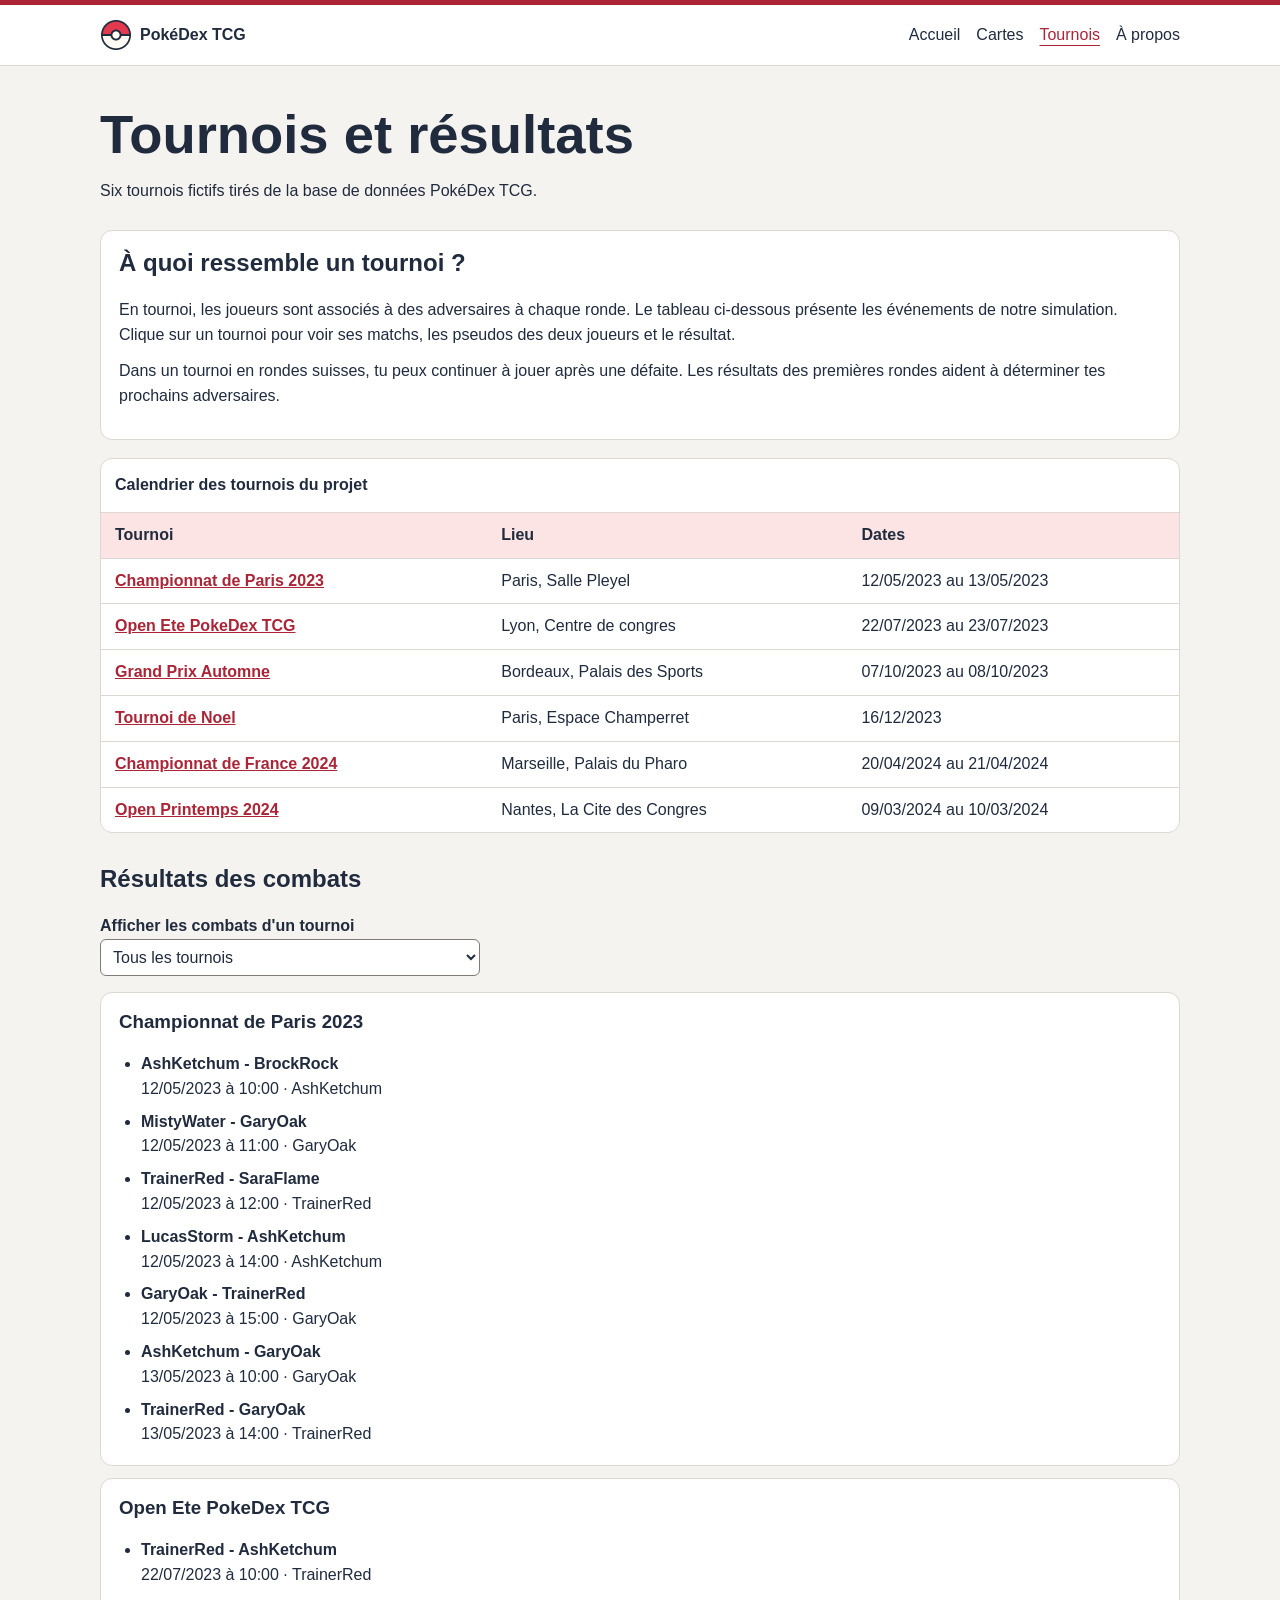
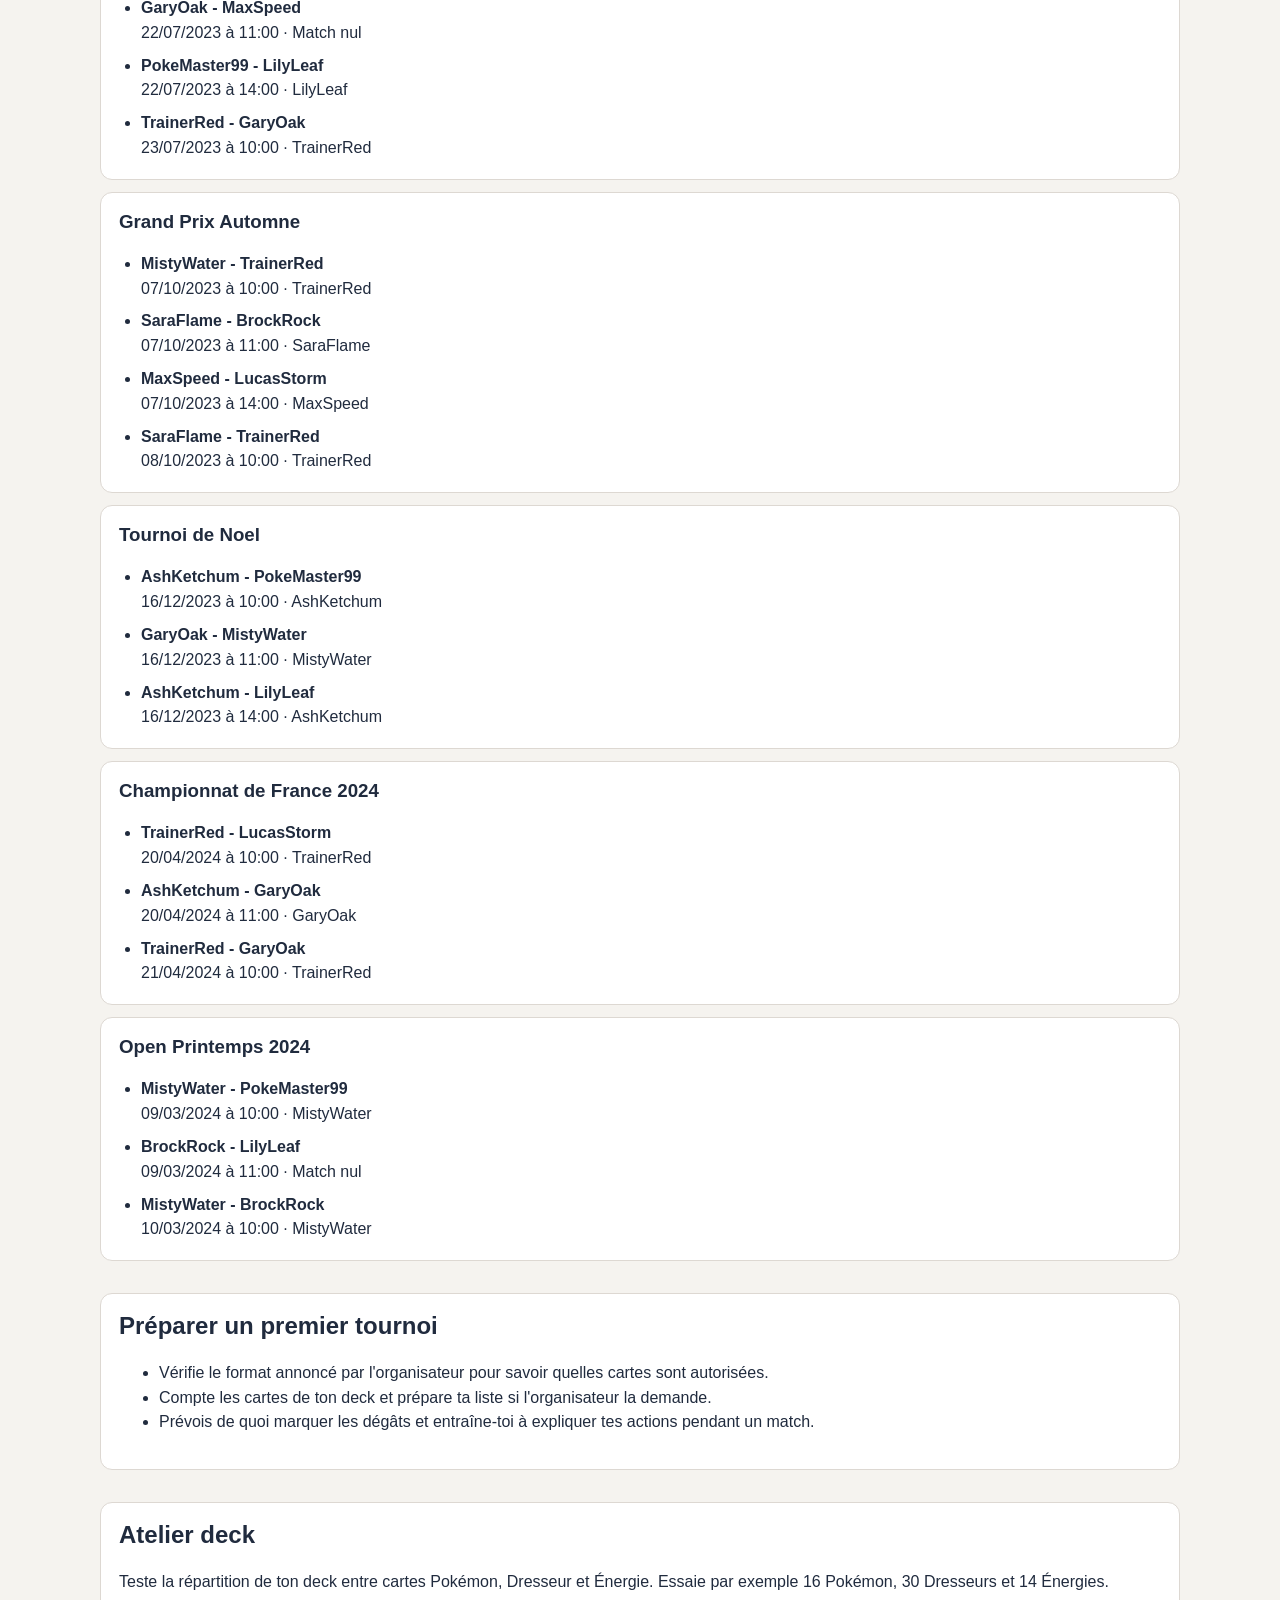
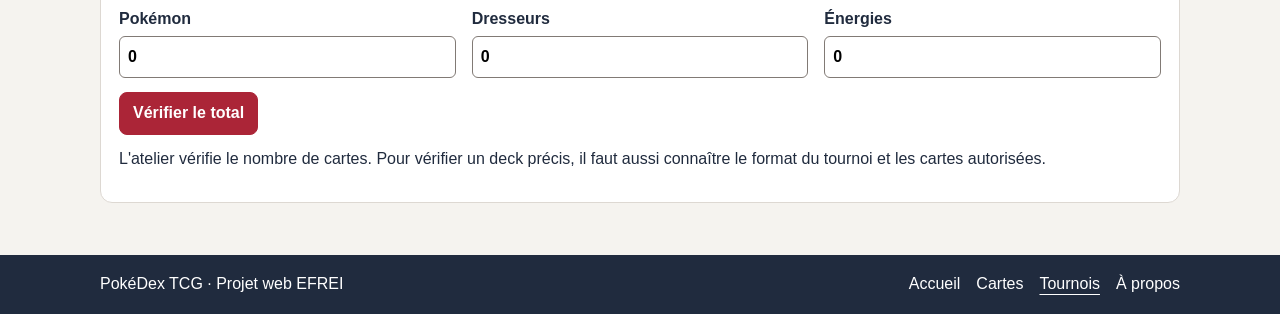
<file: tournois.html>
<!DOCTYPE html>
<html lang="fr">
<head>
    <meta charset="utf-8">
    <meta name="viewport" content="width=device-width, initial-scale=1">
    <title>Tournois | PokéDex TCG</title>
    <link rel="icon" href="img/pokeball.png">
    <link rel="stylesheet" href="css/style.css">
    <script src="js/script.js" defer></script>
    <script src="js/deck.js" defer></script>
</head>
<body>
    <header class="header">
        <div class="conteneur barre">
            <a class="logo" href="index.html"><img src="img/pokeball.png" width="32" height="32" alt="">PokéDex TCG</a>
            <nav aria-label="Navigation principale">
                <a href="index.html">Accueil</a>
                <a href="cartes.html">Cartes</a>
                <a href="tournois.html" aria-current="page">Tournois</a>
                <a href="apropos.html">À propos</a>
            </nav>
        </div>
    </header>
    <main class="conteneur">
        <section class="introduction">
            <h1>Tournois et résultats</h1>
            <p>Six tournois fictifs tirés de la base de données PokéDex TCG.</p>
        </section>
        <section class="panneau guide-carte">
            <h2>À quoi ressemble un tournoi ?</h2>
            <p>En tournoi, les joueurs sont associés à des adversaires à chaque ronde. Le tableau ci-dessous présente les événements de notre simulation. Clique sur un tournoi pour voir ses matchs, les pseudos des deux joueurs et le résultat.</p>
            <p>Dans un tournoi en rondes suisses, tu peux continuer à jouer après une défaite. Les résultats des premières rondes aident à déterminer tes prochains adversaires.</p>
        </section>
        <div class="tableau" tabindex="0" role="region" aria-label="Liste des tournois">
            <table>
                <caption>Calendrier des tournois du projet</caption>
                <thead><tr><th scope="col">Tournoi</th><th scope="col">Lieu</th><th scope="col">Dates</th></tr></thead>
                <tbody>
                    <tr><th scope="row"><a href="#tournoi-1">Championnat de Paris 2023</a></th><td>Paris, Salle Pleyel</td><td>12/05/2023 au 13/05/2023</td></tr>
<tr><th scope="row"><a href="#tournoi-2">Open Ete PokeDex TCG</a></th><td>Lyon, Centre de congres</td><td>22/07/2023 au 23/07/2023</td></tr>
<tr><th scope="row"><a href="#tournoi-3">Grand Prix Automne</a></th><td>Bordeaux, Palais des Sports</td><td>07/10/2023 au 08/10/2023</td></tr>
<tr><th scope="row"><a href="#tournoi-4">Tournoi de Noel</a></th><td>Paris, Espace Champerret</td><td>16/12/2023</td></tr>
<tr><th scope="row"><a href="#tournoi-5">Championnat de France 2024</a></th><td>Marseille, Palais du Pharo</td><td>20/04/2024 au 21/04/2024</td></tr>
<tr><th scope="row"><a href="#tournoi-6">Open Printemps 2024</a></th><td>Nantes, La Cite des Congres</td><td>09/03/2024 au 10/03/2024</td></tr>
                </tbody>
            </table>
        </div>
        <section class="section">
            <h2>Résultats des combats</h2>
            <div id="filtre-tournois" class="filtre-tournois" hidden>
                <label for="choix-tournoi">Afficher les combats d'un tournoi</label>
                <select id="choix-tournoi"><option value="">Tous les tournois</option><option value="1">Championnat de Paris 2023</option><option value="2">Open Ete PokeDex TCG</option><option value="3">Grand Prix Automne</option><option value="4">Tournoi de Noel</option><option value="5">Championnat de France 2024</option><option value="6">Open Printemps 2024</option></select>
            </div>
            <article id="tournoi-1" class="panneau matchs" data-tournoi="1">
                <h3>Championnat de Paris 2023</h3>
                <ul><li><strong>AshKetchum - BrockRock</strong><br>12/05/2023 à 10:00 · AshKetchum</li>
<li><strong>MistyWater - GaryOak</strong><br>12/05/2023 à 11:00 · GaryOak</li>
<li><strong>TrainerRed - SaraFlame</strong><br>12/05/2023 à 12:00 · TrainerRed</li>
<li><strong>LucasStorm - AshKetchum</strong><br>12/05/2023 à 14:00 · AshKetchum</li>
<li><strong>GaryOak - TrainerRed</strong><br>12/05/2023 à 15:00 · GaryOak</li>
<li><strong>AshKetchum - GaryOak</strong><br>13/05/2023 à 10:00 · GaryOak</li>
<li><strong>TrainerRed - GaryOak</strong><br>13/05/2023 à 14:00 · TrainerRed</li></ul>
            </article>
            <article id="tournoi-2" class="panneau matchs" data-tournoi="2">
                <h3>Open Ete PokeDex TCG</h3>
                <ul><li><strong>TrainerRed - AshKetchum</strong><br>22/07/2023 à 10:00 · TrainerRed</li>
<li><strong>GaryOak - MaxSpeed</strong><br>22/07/2023 à 11:00 · Match nul</li>
<li><strong>PokeMaster99 - LilyLeaf</strong><br>22/07/2023 à 14:00 · LilyLeaf</li>
<li><strong>TrainerRed - GaryOak</strong><br>23/07/2023 à 10:00 · TrainerRed</li></ul>
            </article>
            <article id="tournoi-3" class="panneau matchs" data-tournoi="3">
                <h3>Grand Prix Automne</h3>
                <ul><li><strong>MistyWater - TrainerRed</strong><br>07/10/2023 à 10:00 · TrainerRed</li>
<li><strong>SaraFlame - BrockRock</strong><br>07/10/2023 à 11:00 · SaraFlame</li>
<li><strong>MaxSpeed - LucasStorm</strong><br>07/10/2023 à 14:00 · MaxSpeed</li>
<li><strong>SaraFlame - TrainerRed</strong><br>08/10/2023 à 10:00 · TrainerRed</li></ul>
            </article>
            <article id="tournoi-4" class="panneau matchs" data-tournoi="4">
                <h3>Tournoi de Noel</h3>
                <ul><li><strong>AshKetchum - PokeMaster99</strong><br>16/12/2023 à 10:00 · AshKetchum</li>
<li><strong>GaryOak - MistyWater</strong><br>16/12/2023 à 11:00 · MistyWater</li>
<li><strong>AshKetchum - LilyLeaf</strong><br>16/12/2023 à 14:00 · AshKetchum</li></ul>
            </article>
            <article id="tournoi-5" class="panneau matchs" data-tournoi="5">
                <h3>Championnat de France 2024</h3>
                <ul><li><strong>TrainerRed - LucasStorm</strong><br>20/04/2024 à 10:00 · TrainerRed</li>
<li><strong>AshKetchum - GaryOak</strong><br>20/04/2024 à 11:00 · GaryOak</li>
<li><strong>TrainerRed - GaryOak</strong><br>21/04/2024 à 10:00 · TrainerRed</li></ul>
            </article>
            <article id="tournoi-6" class="panneau matchs" data-tournoi="6">
                <h3>Open Printemps 2024</h3>
                <ul><li><strong>MistyWater - PokeMaster99</strong><br>09/03/2024 à 10:00 · MistyWater</li>
<li><strong>BrockRock - LilyLeaf</strong><br>09/03/2024 à 11:00 · Match nul</li>
<li><strong>MistyWater - BrockRock</strong><br>10/03/2024 à 10:00 · MistyWater</li></ul>
            </article>
        </section>
        <section class="section panneau">
            <h2>Préparer un premier tournoi</h2>
            <ul>
                <li>Vérifie le format annoncé par l'organisateur pour savoir quelles cartes sont autorisées.</li>
                <li>Compte les cartes de ton deck et prépare ta liste si l'organisateur la demande.</li>
                <li>Prévois de quoi marquer les dégâts et entraîne-toi à expliquer tes actions pendant un match.</li>
            </ul>
        </section>
        <section class="section panneau">
            <h2>Atelier deck</h2>
            <p>Teste la répartition de ton deck entre cartes Pokémon, Dresseur et Énergie. Essaie par exemple 16 Pokémon, 30 Dresseurs et 14 Énergies.</p>
            <form id="atelier-deck" hidden>
                <div class="grille">
                    <label>Pokémon <input type="number" name="pokemon" min="0" max="60" value="0" required></label>
                    <label>Dresseurs <input type="number" name="dresseurs" min="0" max="60" value="0" required></label>
                    <label>Énergies <input type="number" name="energies" min="0" max="60" value="0" required></label>
                </div>
                <button type="submit">Vérifier le total</button>
                <p id="resultat-deck" role="status"></p>
            </form>
            <p>L'atelier vérifie le nombre de cartes. Pour vérifier un deck précis, il faut aussi connaître le format du tournoi et les cartes autorisées.</p>
        </section>
    </main>
    <footer class="footer">
        <div class="conteneur barre">
            <p>PokéDex TCG · Projet web EFREI</p>
            <nav aria-label="Navigation de pied de page">
                <a href="index.html">Accueil</a>
                <a href="cartes.html">Cartes</a>
                <a href="tournois.html" aria-current="page">Tournois</a>
                <a href="apropos.html">À propos</a>
            </nav>
        </div>
    </footer>
</body>
</html>
</file>
<file: css/style.css>
:root {
    --fond: #f5f3ef;
    --texte: #202b3e;
    --rouge: #ab2537;
    --bordure: #ddd8d2;
}

* { box-sizing: border-box; }
[hidden] { display: none !important; }

body {
    margin: 0;
    min-height: 100vh;
    display: flex;
    flex-direction: column;
    background: var(--fond);
    color: var(--texte);
    font-family: Arial, sans-serif;
    line-height: 1.55;
}

main { flex: 1; padding-block: 36px 52px; }
a { color: var(--rouge); }
a:hover { text-decoration-thickness: 2px; }

:focus-visible {
    outline: 3px solid #14619b;
    outline-offset: 3px;
}

.conteneur { width: min(1080px, 92%); margin-inline: auto; }
.header { background: #fff; border-top: 5px solid var(--rouge); border-bottom: 1px solid var(--bordure); }
.barre { display: flex; align-items: center; justify-content: space-between; gap: 14px; padding-block: 14px; }
.logo { display: flex; align-items: center; gap: 8px; color: var(--texte); font-weight: bold; text-decoration: none; }
nav { display: flex; flex-wrap: wrap; gap: 6px 16px; }
nav a { color: inherit; text-decoration: none; padding-block: 3px; }
nav a:hover, nav a[aria-current="page"] { text-decoration: underline; text-underline-offset: 5px; }
.header nav a[aria-current="page"] { color: var(--rouge); }
.footer { background: var(--texte); color: #fff; }
.footer p { margin: 0; }

h1, h2, h3 { line-height: 1.2; }
h1 { font-size: clamp(2rem, 5vw, 3.4rem); margin: 0 0 12px; }
p { margin-block: 0 12px; }
.section { margin-top: 32px; }

.hero {
    display: flex;
    align-items: center;
    justify-content: space-between;
    gap: 30px;
    padding: clamp(24px, 6vw, 64px);
    border-radius: 18px;
    background: #fbe4e3;
}

.hero p { max-width: 440px; font-size: 1.13rem; margin-bottom: 20px; }
.hero img { width: min(36%, 250px); height: auto; }
.introduction { margin-bottom: 26px; }

.bouton, button {
    display: inline-block;
    background: var(--rouge);
    color: white;
    border: 1px solid var(--rouge);
    border-radius: 8px;
    padding: 8px 13px;
    font: inherit;
    font-weight: bold;
    text-decoration: none;
    cursor: pointer;
}

.bouton:hover, button:hover { background: #842032; }
button[aria-pressed="true"] { background: #fff; color: var(--rouge); }

.grille { display: grid; grid-template-columns: repeat(3, minmax(0, 1fr)); gap: 16px; }
.accueil { grid-template-columns: repeat(2, minmax(0, 1fr)); }
.panneau, .carte, .tableau { background: #fff; border: 1px solid var(--bordure); border-radius: 12px; }
.panneau { padding: 18px; }
.panneau h2, .panneau h3 { margin-top: 0; }
.filtres { display: flex; flex-wrap: wrap; gap: 12px 20px; align-items: end; margin-bottom: 14px; }
label { display: block; font-weight: bold; }
.case { display: flex; gap: 5px; align-items: center; padding-block: 8px; }
select, input[type="search"] {
    max-width: 100%;
    width: 100%;
    padding: 8px;
    border: 1px solid #817a75;
    border-radius: 6px;
    font: inherit;
    background: white;
    color: var(--texte);
}

.carte { overflow: hidden; }
.carte-bandeau { display: flex; align-items: center; justify-content: space-between; gap: 8px; padding: 10px 14px; background: #eeeae4; font-weight: bold; }
.feu .carte-bandeau { background: #ffe1ce; }
.eau .carte-bandeau { background: #d9ecff; }
.plante .carte-bandeau { background: #ddefcd; }
.electrik .carte-bandeau { background: #fff0ae; }
.psy .carte-bandeau { background: #efdefa; }
.dragon .carte-bandeau { background: #e1e1ff; }
.carte-texte { padding: 14px; }
.carte h3 { font-size: 1.25rem; margin: 0 0 4px; }
.edition { color: #59545a; }
#stockage { color: var(--rouge); }

.tableau { overflow-x: auto; }
table { border-collapse: collapse; width: 100%; min-width: 510px; text-align: left; }
caption { text-align: left; padding: 14px; font-weight: bold; }
td, th { padding: 10px 14px; border-top: 1px solid var(--bordure); }
thead { background: #fbe4e3; }
.filtre-tournois { margin-bottom: 16px; max-width: 380px; }
.matchs { margin-bottom: 12px; }
.matchs:target { border-color: var(--rouge); }
.matchs ul { margin: 0; padding-left: 22px; }
.matchs li + li { margin-top: 8px; }

@media (max-width: 780px) {
    .grille { grid-template-columns: repeat(2, minmax(0, 1fr)); }
}

@media (max-width: 540px) {
    .barre { flex-direction: column; align-items: flex-start; }
    .grille { grid-template-columns: 1fr; }
    .hero { flex-direction: column-reverse; align-items: flex-start; gap: 10px; }
    .hero img { align-self: center; width: 125px; }
    .filtres > div { width: 100%; }
}

/* Illustrations du catalogue */
.illustration {
    margin: 12px 14px 0;
    border-radius: 8px;
    background-color: #f5f3ef;
    text-align: center;
}

.illustration img {
    display: block;
    width: 100%;
    max-width: 150px;
    height: auto;
    margin: auto;
}


.guide-carte { margin-bottom: 18px; }
.guide-carte summary { cursor: pointer; font-weight: bold; }
.suite { margin-top: 14px; }

#quiz-pokemon fieldset {
    margin: 0 0 16px;
    padding: 10px 12px;
    border: 1px solid #b8afa6;
    border-radius: 6px;
}

#quiz-pokemon legend { font-weight: bold; }
#quiz-pokemon label { font-weight: normal; }
#score-quiz { margin-top: 10px; font-weight: bold; }
#score-quiz:empty { display: none; }

.accueil-paldea {
    display: flex;
    align-items: center;
    justify-content: space-between;
    gap: 16px;
}

.accueil-paldea img {
    width: 110px;
    height: auto;
}

#atelier-deck input {
    display: block;
    width: 100%;
    margin-top: 4px;
    padding: 8px;
    border: 1px solid #817a75;
    border-radius: 6px;
    font: inherit;
}

#atelier-deck button { margin-top: 14px; }
#resultat-deck { margin-top: 10px; font-weight: bold; }

@media (max-width: 540px) {
    .accueil-paldea { flex-direction: column-reverse; align-items: flex-start; }
    .accueil-paldea img { align-self: center; }
}

.aide-collection {
    flex-basis: 100%;
    margin: 0;
    color: #59545a;
}

.illustration-carte img {
    max-width: 105px;
    padding-block: 8px;
}
</file>
